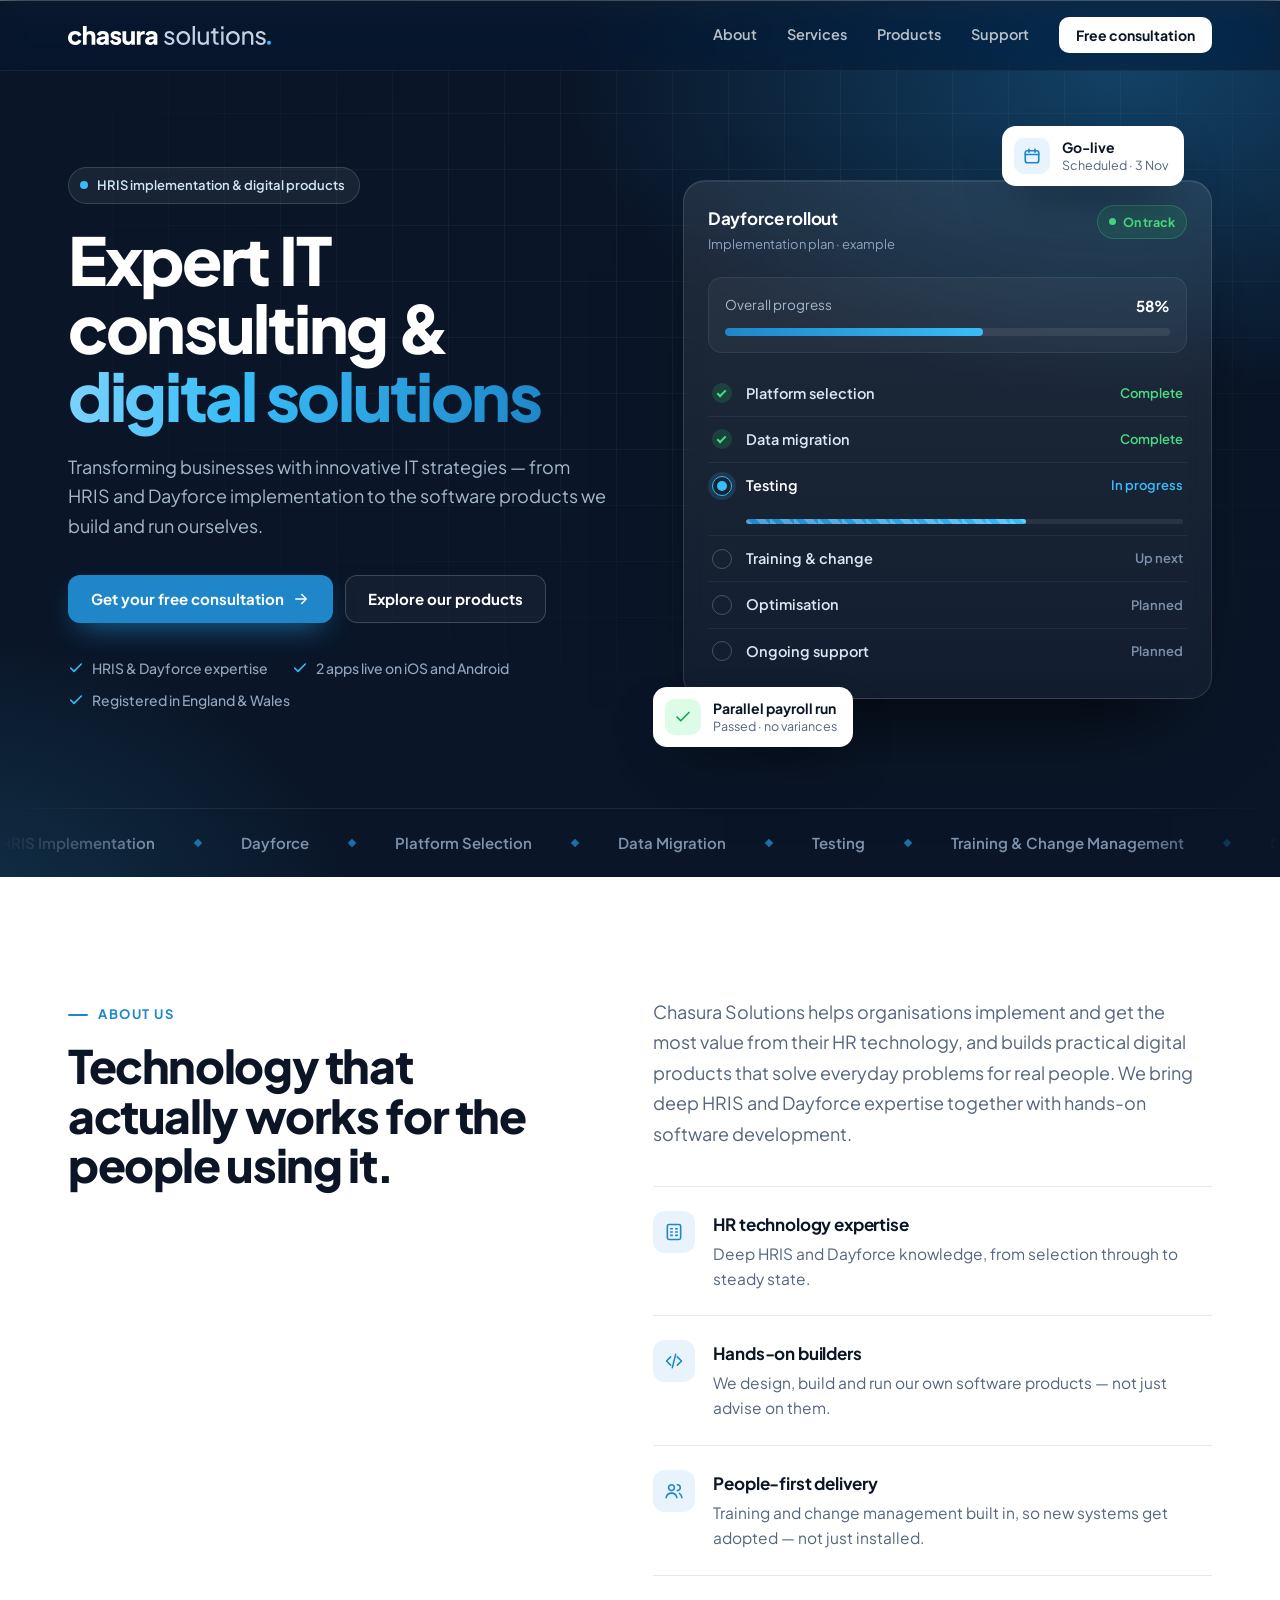
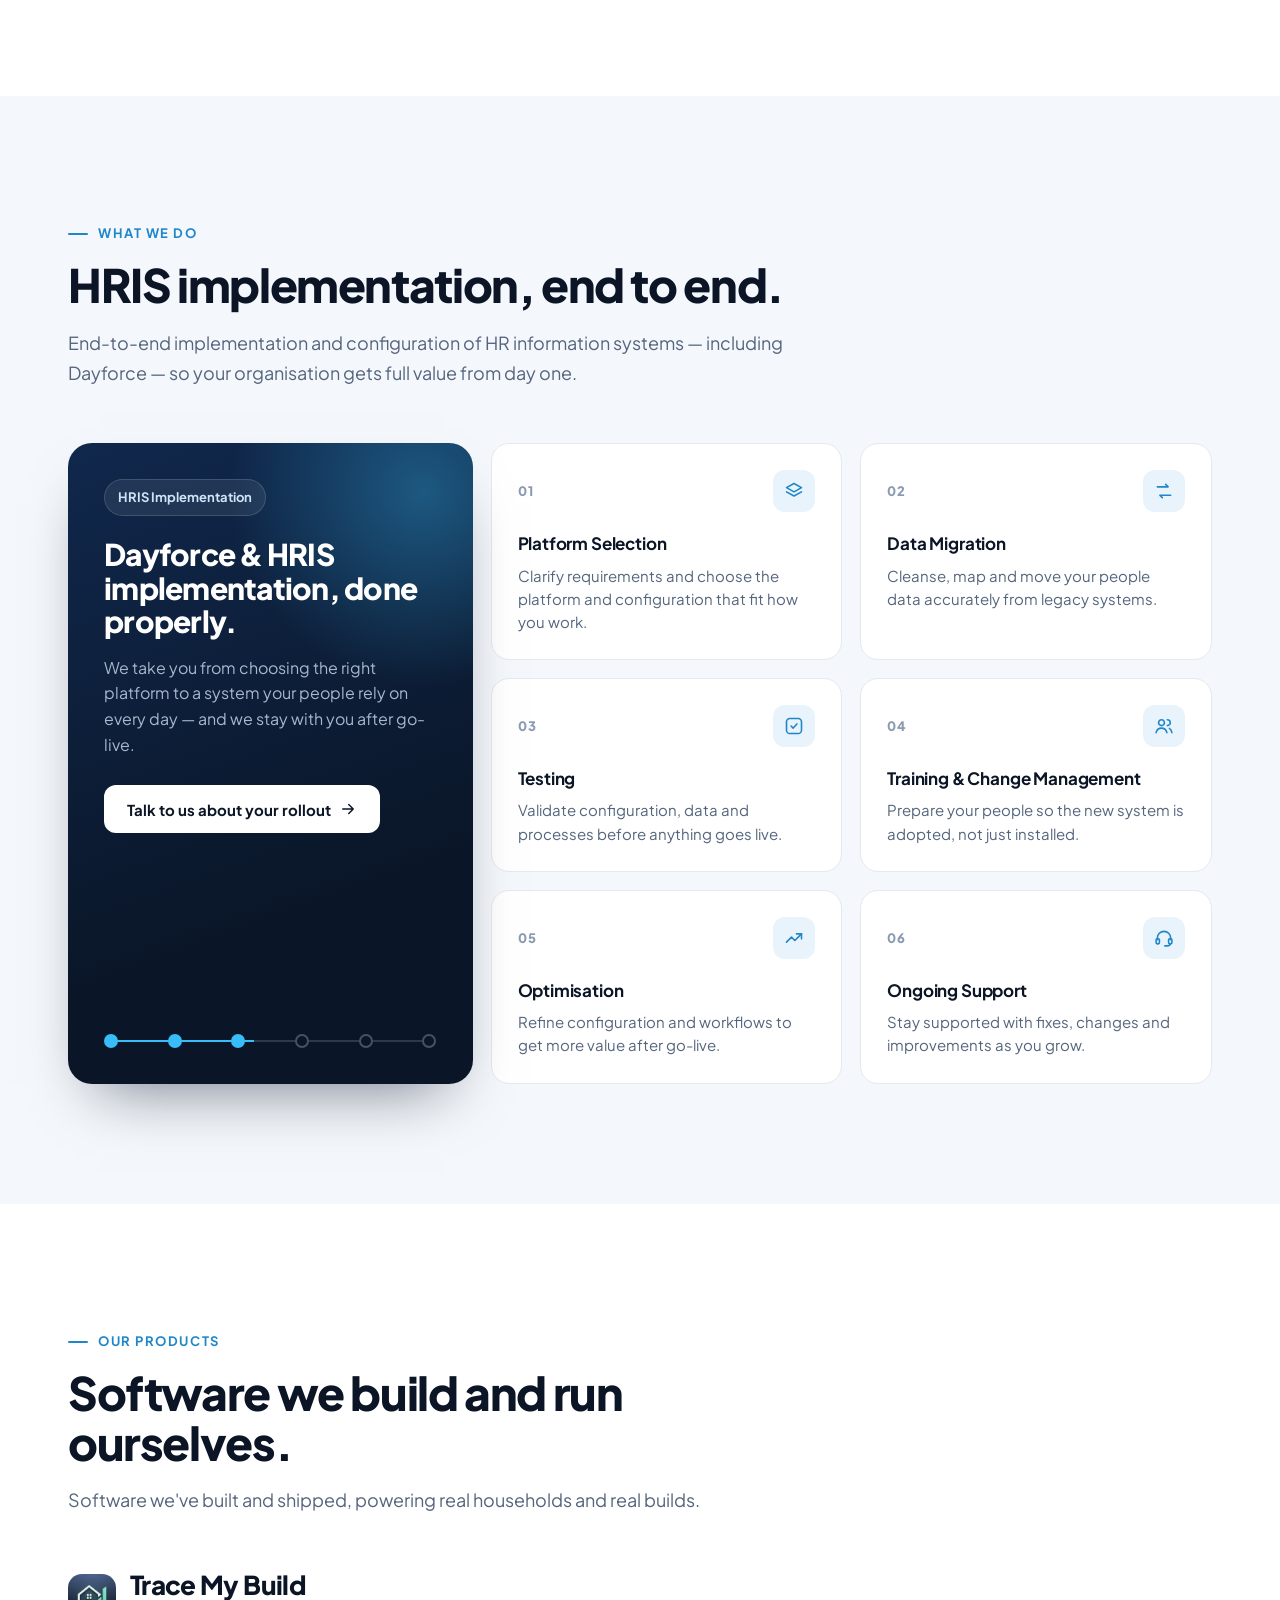
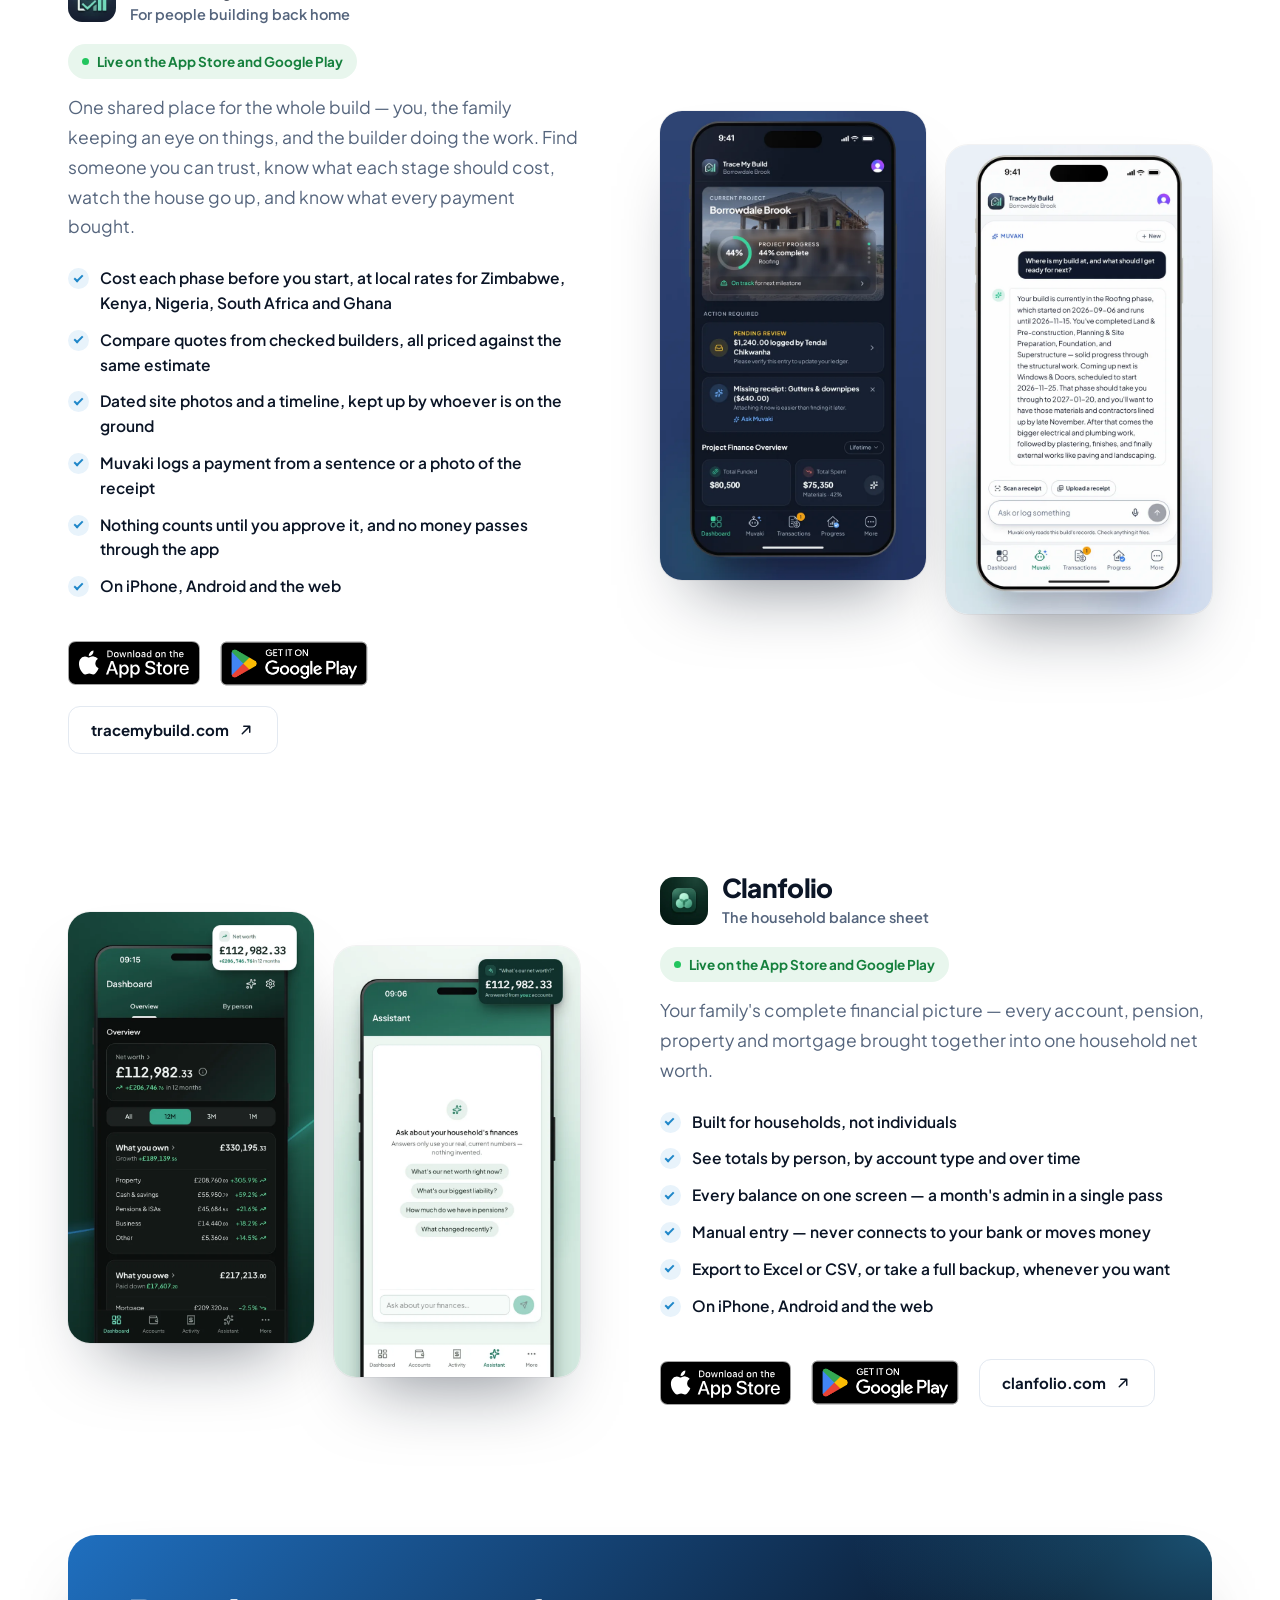
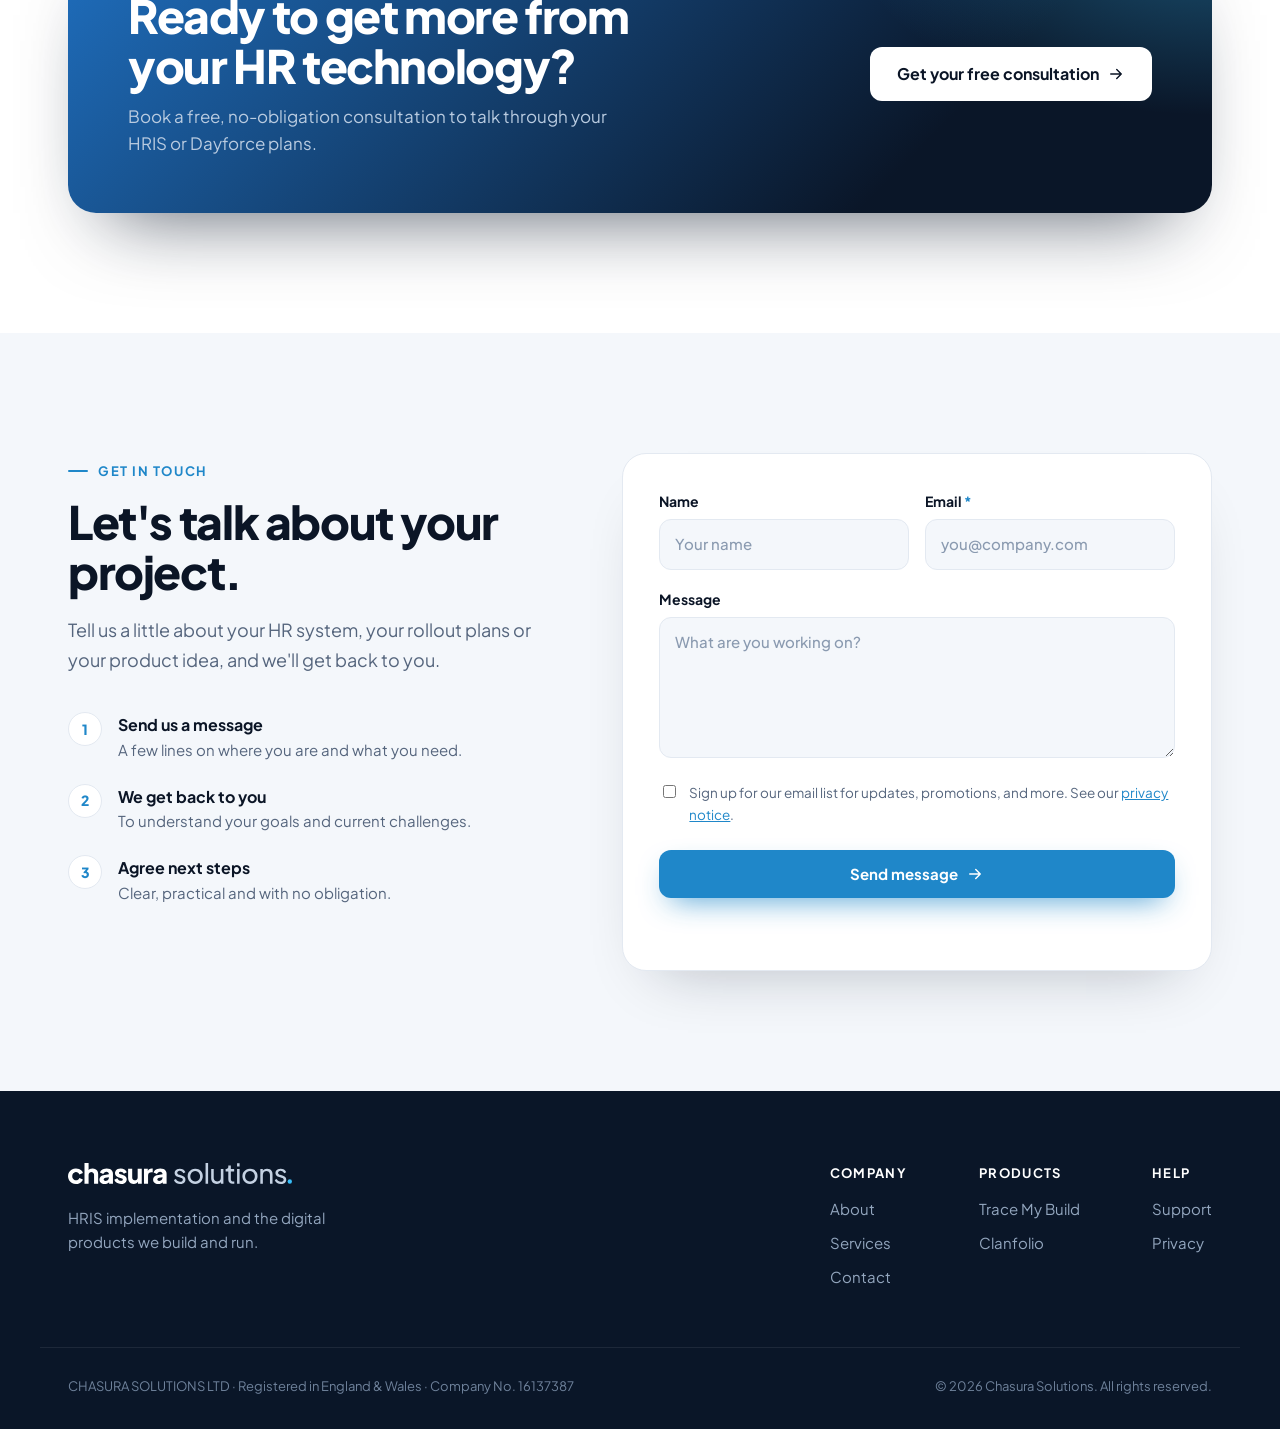
<file: index.html>
<!DOCTYPE html>
<html lang="en">
<head>
<meta charset="UTF-8">
<meta name="viewport" content="width=device-width, initial-scale=1.0">
<title>Chasura Solutions — HRIS Implementation &amp; Digital Products</title>
<meta name="description" content="Chasura Solutions — HRIS and Dayforce implementation, and the digital products we build and run: Trace My Build and Clanfolio.">
<link rel="canonical" href="https://chasurasolutions.com/">
<meta property="og:type" content="website">
<meta property="og:site_name" content="Chasura Solutions">
<meta property="og:url" content="https://chasurasolutions.com/">
<meta property="og:title" content="Chasura Solutions — HRIS Implementation &amp; Digital Products">
<meta property="og:description" content="HRIS and Dayforce implementation, and the apps we build and run: Trace My Build and Clanfolio.">
<meta property="og:image" content="https://chasurasolutions.com/assets/og-image.png">
<meta property="og:image:width" content="1200">
<meta property="og:image:height" content="630">
<meta property="og:image:alt" content="Chasura Solutions">
<meta name="twitter:card" content="summary_large_image">
<script type="application/ld+json">
{
  "@context": "https://schema.org",
  "@type": "Organization",
  "name": "Chasura Solutions Ltd",
  "legalName": "CHASURA SOLUTIONS LTD",
  "url": "https://chasurasolutions.com/",
  "logo": "https://chasurasolutions.com/assets/logo.svg",
  "image": "https://chasurasolutions.com/assets/og-image.png",
  "description": "HRIS and Dayforce implementation, and the digital products we build and run.",
  "identifier": "16137387",
  "address": { "@type": "PostalAddress", "addressCountry": "GB" },
  "contactPoint": [{ "@type": "ContactPoint", "contactType": "customer support", "url": "https://chasurasolutions.com/support" }],
  "owns": [
    { "@type": "SoftwareApplication", "name": "Trace My Build", "url": "https://www.tracemybuild.com", "applicationCategory": "ProductivityApplication", "operatingSystem": "iOS, Android, Web" },
    { "@type": "SoftwareApplication", "name": "Clanfolio", "url": "https://www.clanfolio.com", "applicationCategory": "FinanceApplication", "operatingSystem": "iOS, Android, Web" }
  ]
}
</script>
<meta name="theme-color" content="#0a1628">
<link rel="icon" href="/favicon.svg" type="image/svg+xml">
<link rel="icon" href="/favicon-32.png" sizes="32x32" type="image/png">
<link rel="apple-touch-icon" href="/apple-touch-icon.png">
<link rel="preconnect" href="https://fonts.googleapis.com">
<link rel="preconnect" href="https://fonts.gstatic.com" crossorigin>
<link href="https://fonts.googleapis.com/css2?family=Plus+Jakarta+Sans:wght@400;500;600;700;800&display=swap" rel="stylesheet">
<link rel="stylesheet" href="style.css">
</head>
<body>
<header class="site-header" id="site-header">
  <div class="container header-inner">
    <a href="/" class="brand" aria-label="Chasura Solutions home">
      <img class="brand-logo" src="/assets/logo-white.svg" alt="Chasura Solutions" height="19">
    </a>
    <button class="nav-toggle" id="nav-toggle" aria-label="Toggle menu" aria-expanded="false" aria-controls="header-nav">
      <span></span><span></span><span></span>
    </button>
    <nav class="header-nav" id="header-nav">
      <a href="#about">About</a>
      <a href="#services">Services</a>
      <a href="#solutions">Products</a>
      <a href="/support">Support</a>
      <a href="#contact" class="btn btn-sm btn-light">Free consultation</a>
    </nav>
  </div>
</header>

<main>
  <!-- HERO -->
  <section class="hero">
    <div class="hero-grid-bg" aria-hidden="true"></div>
    <div class="container hero-inner">
      <div class="hero-copy">
        <span class="pill reveal"><span class="pill-dot"></span>HRIS implementation &amp; digital products</span>
        <h1 class="reveal">Expert IT consulting &amp; <span class="grad-text">digital solutions</span></h1>
        <p class="hero-sub reveal">Transforming businesses with innovative IT strategies — from HRIS and Dayforce implementation to the software products we build and run ourselves.</p>
        <div class="hero-actions reveal">
          <a href="#contact" class="btn btn-primary">Get your free consultation
            <svg class="i" viewBox="0 0 24 24"><path d="M5 12h14M13 6l6 6-6 6"/></svg>
          </a>
          <a href="#solutions" class="btn btn-ghost-light">Explore our products</a>
        </div>
        <ul class="hero-proof reveal">
          <li><svg class="i" viewBox="0 0 24 24"><path d="M20 6L9 17l-5-5"/></svg>HRIS &amp; Dayforce expertise</li>
          <li><svg class="i" viewBox="0 0 24 24"><path d="M20 6L9 17l-5-5"/></svg>2 apps live on iOS and Android</li>
          <li><svg class="i" viewBox="0 0 24 24"><path d="M20 6L9 17l-5-5"/></svg>Registered in England &amp; Wales</li>
        </ul>
      </div>

      <div class="hero-visual reveal" aria-hidden="true">
        <div class="plan-card">
          <div class="plan-head">
            <div>
              <p class="plan-title">Dayforce rollout</p>
              <p class="plan-sub">Implementation plan · example</p>
            </div>
            <span class="status-pill status-good"><span></span>On track</span>
          </div>

          <div class="plan-overall">
            <div class="plan-overall-row"><span>Overall progress</span><strong>58%</strong></div>
            <div class="bar"><span class="bar-fill" style="--w:58%"></span></div>
          </div>

          <ul class="phase-list">
            <li class="done"><span class="phase-icon"></span><span class="phase-name">Platform selection</span><span class="phase-state">Complete</span></li>
            <li class="done"><span class="phase-icon"></span><span class="phase-name">Data migration</span><span class="phase-state">Complete</span></li>
            <li class="active">
              <span class="phase-icon"></span><span class="phase-name">Testing</span><span class="phase-state">In progress</span>
              <div class="bar bar-thin"><span class="bar-fill bar-stripes" style="--w:64%"></span></div>
            </li>
            <li><span class="phase-icon"></span><span class="phase-name">Training &amp; change</span><span class="phase-state">Up next</span></li>
            <li><span class="phase-icon"></span><span class="phase-name">Optimisation</span><span class="phase-state">Planned</span></li>
            <li><span class="phase-icon"></span><span class="phase-name">Ongoing support</span><span class="phase-state">Planned</span></li>
          </ul>
        </div>

        <div class="float-card float-a">
          <span class="float-icon float-icon-good"><svg class="i" viewBox="0 0 24 24"><path d="M20 6L9 17l-5-5"/></svg></span>
          <div><p class="float-title">Parallel payroll run</p><p class="float-sub">Passed · no variances</p></div>
        </div>
        <div class="float-card float-b">
          <span class="float-icon"><svg class="i" viewBox="0 0 24 24"><rect x="3" y="5" width="18" height="16" rx="3"/><path d="M3 10h18M8 3v4M16 3v4"/></svg></span>
          <div><p class="float-title">Go-live</p><p class="float-sub">Scheduled · 3 Nov</p></div>
        </div>
      </div>
    </div>

    <div class="marquee" aria-label="Capabilities">
      <div class="marquee-track">
        <span>HRIS Implementation</span><span>Dayforce</span><span>Platform Selection</span><span>Data Migration</span><span>Testing</span><span>Training &amp; Change Management</span><span>Optimisation</span><span>Ongoing Support</span><span>Web &amp; iOS Products</span>
        <span aria-hidden="true">HRIS Implementation</span><span aria-hidden="true">Dayforce</span><span aria-hidden="true">Platform Selection</span><span aria-hidden="true">Data Migration</span><span aria-hidden="true">Testing</span><span aria-hidden="true">Training &amp; Change Management</span><span aria-hidden="true">Optimisation</span><span aria-hidden="true">Ongoing Support</span><span aria-hidden="true">Web &amp; iOS Products</span>
      </div>
    </div>
  </section>

  <!-- ABOUT -->
  <section id="about" class="section">
    <div class="container about-grid">
      <div class="about-head reveal">
        <p class="eyebrow">About us</p>
        <h2>Technology that actually works for the people using it.</h2>
      </div>
      <div class="about-body">
        <p class="lead reveal">Chasura Solutions helps organisations implement and get the most value from their HR technology, and builds practical digital products that solve everyday problems for real people. We bring deep HRIS and Dayforce expertise together with hands-on software development.</p>
        <div class="pillars">
          <div class="pillar reveal">
            <span class="icon-tile"><svg class="i" viewBox="0 0 24 24"><rect x="4" y="3" width="16" height="18" rx="2"/><path d="M8 8h2M14 8h2M8 12h2M14 12h2M8 16h2M14 16h2"/></svg></span>
            <div><h3>HR technology expertise</h3><p>Deep HRIS and Dayforce knowledge, from selection through to steady state.</p></div>
          </div>
          <div class="pillar reveal">
            <span class="icon-tile"><svg class="i" viewBox="0 0 24 24"><path d="M8 7l-5 5 5 5M16 7l5 5-5 5M14 4l-4 16"/></svg></span>
            <div><h3>Hands-on builders</h3><p>We design, build and run our own software products — not just advise on them.</p></div>
          </div>
          <div class="pillar reveal">
            <span class="icon-tile"><svg class="i" viewBox="0 0 24 24"><circle cx="9" cy="8" r="3.5"/><path d="M2.5 20c.8-3.5 3.4-5.5 6.5-5.5s5.7 2 6.5 5.5"/><path d="M16 4.5a3.5 3.5 0 0 1 0 7M18.5 14.8c1.6.9 2.6 2.7 3 5.2"/></svg></span>
            <div><h3>People-first delivery</h3><p>Training and change management built in, so new systems get adopted — not just installed.</p></div>
          </div>
        </div>
      </div>
    </div>
  </section>

  <!-- SERVICES -->
  <section id="services" class="section section-soft">
    <div class="container">
      <div class="section-head reveal">
        <p class="eyebrow">What we do</p>
        <h2>HRIS implementation, end to end.</h2>
        <p class="section-intro">End-to-end implementation and configuration of HR information systems — including Dayforce — so your organisation gets full value from day one.</p>
      </div>

      <div class="bento">
        <div class="svc-feature reveal">
          <div class="svc-feature-glow" aria-hidden="true"></div>
          <span class="tag-light">HRIS Implementation</span>
          <h3>Dayforce &amp; HRIS implementation, done properly.</h3>
          <p>We take you from choosing the right platform to a system your people rely on every day — and we stay with you after go-live.</p>
          <a href="#contact" class="btn btn-light">Talk to us about your rollout
            <svg class="i" viewBox="0 0 24 24"><path d="M5 12h14M13 6l6 6-6 6"/></svg>
          </a>
          <div class="journey" aria-hidden="true">
            <span class="on"></span><span class="on"></span><span class="on"></span><span></span><span></span><span></span>
          </div>
        </div>

        <article class="step reveal">
          <div class="step-top"><span class="step-num">01</span><span class="icon-tile"><svg class="i" viewBox="0 0 24 24"><path d="M12 3l9 5-9 5-9-5 9-5z"/><path d="M3 13l9 5 9-5"/></svg></span></div>
          <h4>Platform Selection</h4>
          <p>Clarify requirements and choose the platform and configuration that fit how you work.</p>
        </article>
        <article class="step reveal">
          <div class="step-top"><span class="step-num">02</span><span class="icon-tile"><svg class="i" viewBox="0 0 24 24"><path d="M4 7h13l-3-3M20 17H7l3 3"/></svg></span></div>
          <h4>Data Migration</h4>
          <p>Cleanse, map and move your people data accurately from legacy systems.</p>
        </article>
        <article class="step reveal">
          <div class="step-top"><span class="step-num">03</span><span class="icon-tile"><svg class="i" viewBox="0 0 24 24"><rect x="3" y="3" width="18" height="18" rx="4"/><path d="M8.5 12l2.5 2.5 4.5-5"/></svg></span></div>
          <h4>Testing</h4>
          <p>Validate configuration, data and processes before anything goes live.</p>
        </article>
        <article class="step reveal">
          <div class="step-top"><span class="step-num">04</span><span class="icon-tile"><svg class="i" viewBox="0 0 24 24"><circle cx="9" cy="8" r="3.5"/><path d="M2.5 20c.8-3.5 3.4-5.5 6.5-5.5s5.7 2 6.5 5.5"/><path d="M16 4.5a3.5 3.5 0 0 1 0 7M18.5 14.8c1.6.9 2.6 2.7 3 5.2"/></svg></span></div>
          <h4>Training &amp; Change Management</h4>
          <p>Prepare your people so the new system is adopted, not just installed.</p>
        </article>
        <article class="step reveal">
          <div class="step-top"><span class="step-num">05</span><span class="icon-tile"><svg class="i" viewBox="0 0 24 24"><path d="M3 17l6-6 4 4 8-8"/><path d="M15 7h6v6"/></svg></span></div>
          <h4>Optimisation</h4>
          <p>Refine configuration and workflows to get more value after go-live.</p>
        </article>
        <article class="step reveal">
          <div class="step-top"><span class="step-num">06</span><span class="icon-tile"><svg class="i" viewBox="0 0 24 24"><path d="M4 14v-2a8 8 0 0 1 16 0v2"/><rect x="2.5" y="13" width="4" height="6" rx="1.5"/><rect x="17.5" y="13" width="4" height="6" rx="1.5"/><path d="M19.5 19c0 1.5-1.5 2.5-4 2.5H13"/></svg></span></div>
          <h4>Ongoing Support</h4>
          <p>Stay supported with fixes, changes and improvements as you grow.</p>
        </article>
      </div>
    </div>
  </section>

  <!-- PRODUCTS -->
  <section id="solutions" class="section">
    <div class="container">
      <div class="section-head reveal">
        <p class="eyebrow">Our products</p>
        <h2>Software we build and run ourselves.</h2>
        <p class="section-intro">Software we've built and shipped, powering real households and real builds.</p>
      </div>

      <!-- Trace My Build -->
      <div class="product">
        <div class="product-copy reveal">
          <div class="product-brand">
            <img class="product-logo" src="/assets/products/tmb-icon.webp" width="48" height="48" loading="lazy" decoding="async" alt="Trace My Build app icon">
            <div><h3>Trace My Build</h3><p>For people building back home</p></div>
          </div>
          <p class="avail"><span></span>Live on the App Store and Google Play</p>
          <p class="product-desc">One shared place for the whole build — you, the family keeping an eye on things, and the builder doing the work. Find someone you can trust, know what each stage should cost, watch the house go up, and know what every payment bought.</p>
          <ul class="checks">
            <li>Cost each phase before you start, at local rates for Zimbabwe, Kenya, Nigeria, South Africa and Ghana</li>
            <li>Compare quotes from checked builders, all priced against the same estimate</li>
            <li>Dated site photos and a timeline, kept up by whoever is on the ground</li>
            <li>Muvaki logs a payment from a sentence or a photo of the receipt</li>
            <li>Nothing counts until you approve it, and no money passes through the app</li>
            <li>On iPhone, Android and the web</li>
          </ul>
          <div class="store-row">
            <a class="badge-link" href="https://apps.apple.com/app/trace-my-build/id6805139127" target="_blank" rel="noopener">
              <img class="badge badge-apple" src="/assets/badges/app-store.svg" width="132" height="44" loading="lazy" decoding="async" alt="Download on the App Store">
            </a>
            <a class="badge-link" href="https://play.google.com/store/apps/details?id=com.chasurasolutions.tracemybuild" target="_blank" rel="noopener">
              <img class="badge badge-google" src="/assets/badges/google-play.png" width="168" height="65" loading="lazy" decoding="async" alt="Get it on Google Play">
            </a>
            <a class="btn btn-ghost" href="https://www.tracemybuild.com" target="_blank" rel="noopener">tracemybuild.com
              <svg class="i" viewBox="0 0 24 24"><path d="M7 17L17 7M9 7h8v8"/></svg>
            </a>
          </div>
        </div>

        <div class="product-visual reveal">
          <div class="shots">
            <img class="shot" src="/assets/products/tmb-dashboard.webp" width="720" height="1262" loading="lazy" decoding="async" alt="Trace My Build dashboard: 13% of project completed, with total funded, total spent and available funds.">
            <img class="shot shot-offset" src="/assets/products/tmb-muvaki.webp" width="720" height="1262" loading="lazy" decoding="async" alt="Muvaki, the Trace My Build assistant, answering a question about this month's spending.">
          </div>
        </div>
      </div>

      <!-- Clanfolio -->
      <div class="product product-reverse">
        <div class="product-copy reveal">
          <div class="product-brand">
            <img class="product-logo" src="/assets/products/clanfolio-icon.webp" width="48" height="48" loading="lazy" decoding="async" alt="Clanfolio app icon">
            <div><h3>Clanfolio</h3><p>The household balance sheet</p></div>
          </div>
          <p class="avail"><span></span>Live on the App Store and Google Play</p>
          <p class="product-desc">Your family's complete financial picture — every account, pension, property and mortgage brought together into one household net worth.</p>
          <ul class="checks">
            <li>Built for households, not individuals</li>
            <li>See totals by person, by account type and over time</li>
            <li>Every balance on one screen — a month's admin in a single pass</li>
            <li>Manual entry — never connects to your bank or moves money</li>
            <li>Export to Excel or CSV, or take a full backup, whenever you want</li>
            <li>On iPhone, Android and the web</li>
          </ul>
          <div class="store-row">
            <a class="badge-link" href="https://apps.apple.com/app/id6807958429" target="_blank" rel="noopener">
              <img class="badge badge-apple" src="/assets/badges/app-store.svg" width="132" height="44" loading="lazy" decoding="async" alt="Download on the App Store">
            </a>
            <a class="badge-link" href="https://play.google.com/store/apps/details?id=com.chasurasolutions.clanfolio" target="_blank" rel="noopener">
              <img class="badge badge-google" src="/assets/badges/google-play.png" width="168" height="65" loading="lazy" decoding="async" alt="Get it on Google Play">
            </a>
            <a class="btn btn-ghost" href="https://www.clanfolio.com" target="_blank" rel="noopener">clanfolio.com
              <svg class="i" viewBox="0 0 24 24"><path d="M7 17L17 7M9 7h8v8"/></svg>
            </a>
          </div>
        </div>

        <div class="product-visual reveal">
          <div class="shots">
            <img class="shot" src="/assets/products/clanfolio-networth.webp" width="720" height="1063" loading="lazy" decoding="async" alt="Clanfolio dashboard: household net worth with what you own and what you owe broken down.">
            <img class="shot shot-offset" src="/assets/products/clanfolio-assistant.webp" width="720" height="1063" loading="lazy" decoding="async" alt="Clanfolio assistant, ready to answer questions about the household's finances.">
          </div>
        </div>
      </div>
    </div>
  </section>

  <!-- CTA BAND -->
  <section class="cta-band">
    <div class="container">
      <div class="cta-inner reveal">
        <div>
          <h2>Ready to get more from your HR technology?</h2>
          <p>Book a free, no-obligation consultation to talk through your HRIS or Dayforce plans.</p>
        </div>
        <a href="#contact" class="btn btn-light btn-lg">Get your free consultation
          <svg class="i" viewBox="0 0 24 24"><path d="M5 12h14M13 6l6 6-6 6"/></svg>
        </a>
      </div>
    </div>
  </section>

  <!-- CONTACT -->
  <section id="contact" class="section section-soft">
    <div class="container contact-grid">
      <div class="contact-copy reveal">
        <p class="eyebrow">Get in touch</p>
        <h2>Let's talk about your project.</h2>
        <p class="lead">Tell us a little about your HR system, your rollout plans or your product idea, and we'll get back to you.</p>
        <ol class="next-steps">
          <li><span>1</span><div><strong>Send us a message</strong><p>A few lines on where you are and what you need.</p></div></li>
          <li><span>2</span><div><strong>We get back to you</strong><p>To understand your goals and current challenges.</p></div></li>
          <li><span>3</span><div><strong>Agree next steps</strong><p>Clear, practical and with no obligation.</p></div></li>
        </ol>
      </div>

      <form id="contact-form" class="form-card reveal">
        <div class="field-row">
          <div class="field">
            <label for="name">Name</label>
            <input type="text" id="name" name="name" autocomplete="name" placeholder="Your name">
          </div>
          <div class="field">
            <label for="email">Email <span class="req">*</span></label>
            <input type="email" id="email" name="email" required autocomplete="email" placeholder="you@company.com">
          </div>
        </div>
        <div class="field">
          <label for="message">Message</label>
          <textarea id="message" name="message" rows="5" placeholder="What are you working on?"></textarea>
        </div>
        <label class="checkbox-row">
          <input type="checkbox" name="subscribe">
          <span>Sign up for our email list for updates, promotions, and more. See our <a href="/privacy">privacy notice</a>.</span>
        </label>
        <button type="submit" class="btn btn-primary btn-block">Send message
          <svg class="i" viewBox="0 0 24 24"><path d="M5 12h14M13 6l6 6-6 6"/></svg>
        </button>
        <p class="form-status" id="form-status" role="status"></p>
      </form>
    </div>
  </section>
</main>

<footer class="site-footer">
  <div class="container footer-top">
    <div class="footer-brand">
      <a href="/" class="brand" aria-label="Chasura Solutions home">
        <img class="brand-logo" src="/assets/logo-white.svg" alt="Chasura Solutions" height="21">
      </a>
      <p>HRIS implementation and the digital products we build and run.</p>
    </div>
    <div class="footer-cols">
      <div>
        <h4>Company</h4>
        <a href="#about">About</a>
        <a href="#services">Services</a>
        <a href="#contact">Contact</a>
      </div>
      <div>
        <h4>Products</h4>
        <a href="https://www.tracemybuild.com" target="_blank" rel="noopener">Trace My Build</a>
        <a href="https://www.clanfolio.com" target="_blank" rel="noopener">Clanfolio</a>
      </div>
      <div>
        <h4>Help</h4>
        <a href="/support">Support</a>
        <a href="/privacy">Privacy</a>
      </div>
    </div>
  </div>
  <div class="container footer-bottom">
    <p>CHASURA SOLUTIONS LTD &middot; Registered in England &amp; Wales &middot; Company No. 16137387</p>
    <p>&copy; <span id="year"></span> Chasura Solutions. All rights reserved.</p>
  </div>
</footer>

<script src="script.js"></script>
</body>
</html>
</file>
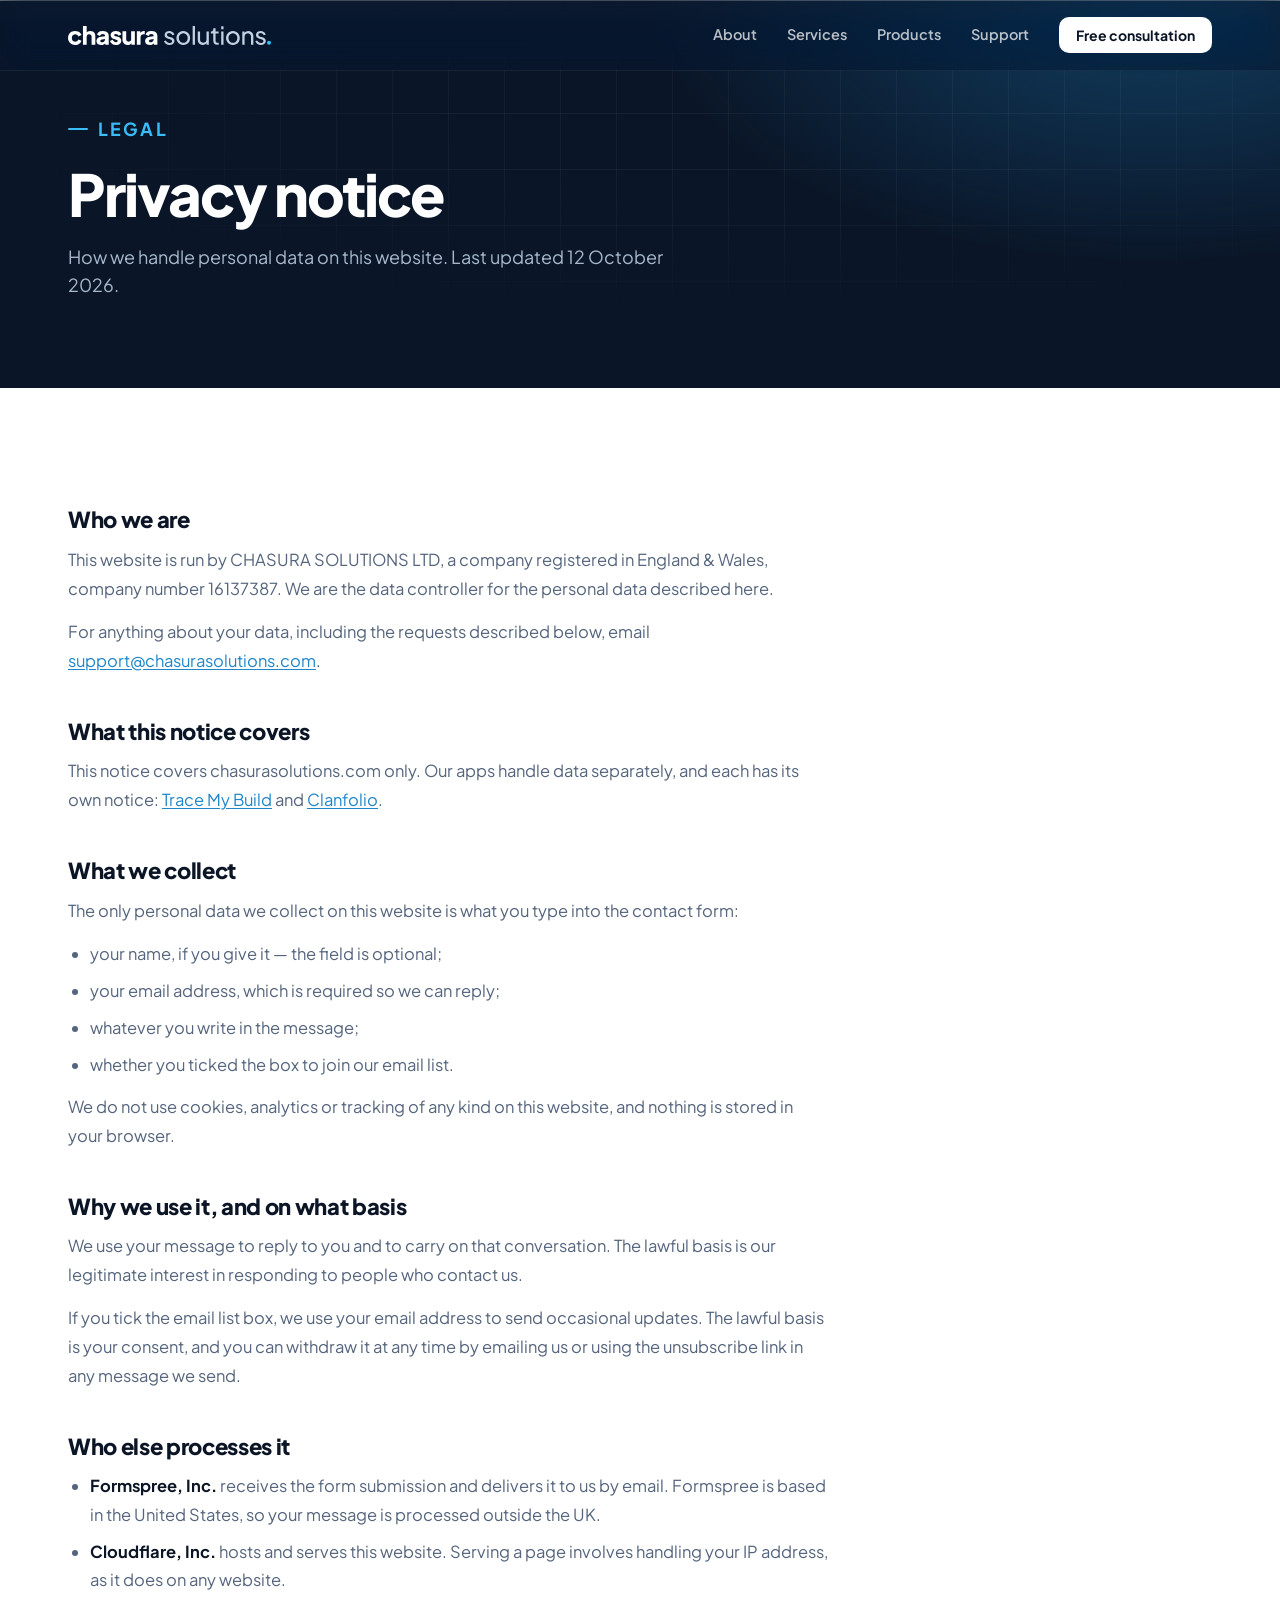
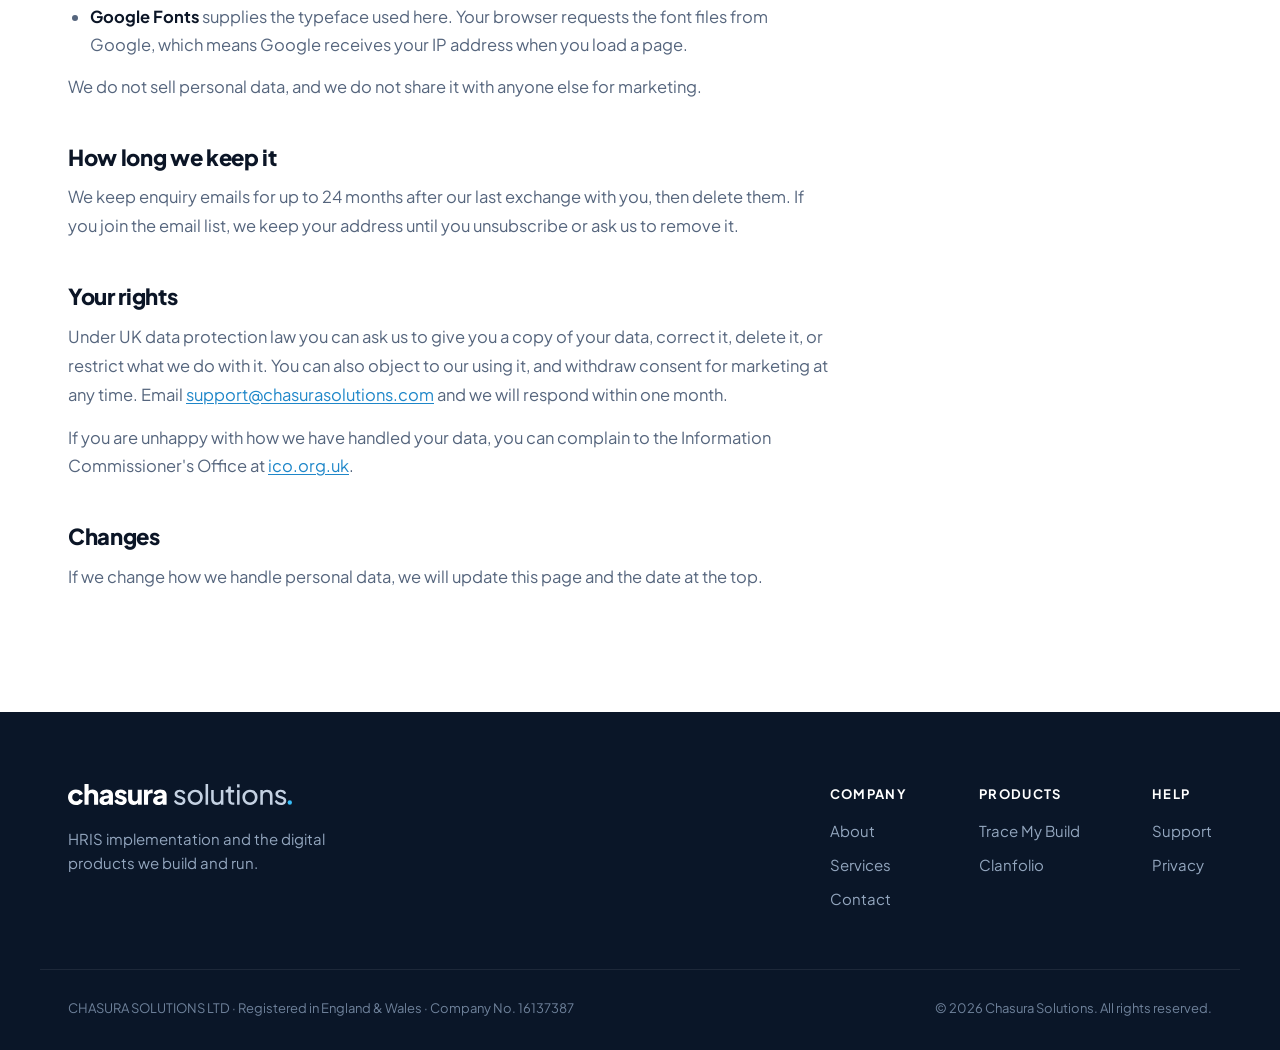
<file: privacy.html>
<!DOCTYPE html>
<html lang="en">
<head>
<meta charset="UTF-8">
<meta name="viewport" content="width=device-width, initial-scale=1.0">
<title>Privacy notice — Chasura Solutions</title>
<meta name="description" content="How Chasura Solutions Ltd handles personal data on chasurasolutions.com.">
<meta name="theme-color" content="#0a1628">
<link rel="canonical" href="https://chasurasolutions.com/privacy">
<meta property="og:type" content="website">
<meta property="og:site_name" content="Chasura Solutions">
<meta property="og:url" content="https://chasurasolutions.com/privacy">
<meta property="og:title" content="Privacy notice — Chasura Solutions">
<meta property="og:description" content="How Chasura Solutions Ltd handles personal data on this website.">
<meta property="og:image" content="https://chasurasolutions.com/assets/og-image.png">
<meta property="og:image:width" content="1200">
<meta property="og:image:height" content="630">
<meta name="twitter:card" content="summary_large_image">
<link rel="icon" href="/favicon.svg" type="image/svg+xml">
<link rel="icon" href="/favicon-32.png" sizes="32x32" type="image/png">
<link rel="apple-touch-icon" href="/apple-touch-icon.png">
<link rel="preconnect" href="https://fonts.googleapis.com">
<link rel="preconnect" href="https://fonts.gstatic.com" crossorigin>
<link href="https://fonts.googleapis.com/css2?family=Plus+Jakarta+Sans:wght@400;500;600;700;800&display=swap" rel="stylesheet">
<link rel="stylesheet" href="style.css">
</head>
<body>
<header class="site-header" id="site-header">
  <div class="container header-inner">
    <a href="/" class="brand" aria-label="Chasura Solutions home">
      <img class="brand-logo" src="/assets/logo-white.svg" alt="Chasura Solutions" height="19">
    </a>
    <button class="nav-toggle" id="nav-toggle" aria-label="Toggle menu" aria-expanded="false" aria-controls="header-nav">
      <span></span><span></span><span></span>
    </button>
    <nav class="header-nav" id="header-nav">
      <a href="/#about">About</a>
      <a href="/#services">Services</a>
      <a href="/#solutions">Products</a>
      <a href="/support">Support</a>
      <a href="/#contact" class="btn btn-sm btn-light">Free consultation</a>
    </nav>
  </div>
</header>

<main>
  <section class="page-hero">
    <div class="hero-grid-bg" aria-hidden="true"></div>
    <div class="container" style="position:relative;">
      <p class="eyebrow">Legal</p>
      <h1>Privacy notice</h1>
      <p>How we handle personal data on this website. Last updated 12 October 2026.</p>
    </div>
  </section>

  <section class="section">
    <div class="container">
      <div class="prose">
        <h2>Who we are</h2>
        <p>This website is run by CHASURA SOLUTIONS LTD, a company registered in England &amp; Wales, company number 16137387. We are the data controller for the personal data described here.</p>
        <p>For anything about your data, including the requests described below, email <a href="mailto:support@chasurasolutions.com">support@chasurasolutions.com</a>.</p>

        <h2>What this notice covers</h2>
        <p>This notice covers chasurasolutions.com only. Our apps handle data separately, and each has its own notice: <a href="https://www.tracemybuild.com/privacy" target="_blank" rel="noopener">Trace My Build</a> and <a href="https://www.clanfolio.com/privacy" target="_blank" rel="noopener">Clanfolio</a>.</p>

        <h2>What we collect</h2>
        <p>The only personal data we collect on this website is what you type into the contact form:</p>
        <ul>
          <li>your name, if you give it — the field is optional;</li>
          <li>your email address, which is required so we can reply;</li>
          <li>whatever you write in the message;</li>
          <li>whether you ticked the box to join our email list.</li>
        </ul>
        <p>We do not use cookies, analytics or tracking of any kind on this website, and nothing is stored in your browser.</p>

        <h2>Why we use it, and on what basis</h2>
        <p>We use your message to reply to you and to carry on that conversation. The lawful basis is our legitimate interest in responding to people who contact us.</p>
        <p>If you tick the email list box, we use your email address to send occasional updates. The lawful basis is your consent, and you can withdraw it at any time by emailing us or using the unsubscribe link in any message we send.</p>

        <h2>Who else processes it</h2>
        <ul>
          <li><strong>Formspree, Inc.</strong> receives the form submission and delivers it to us by email. Formspree is based in the United States, so your message is processed outside the UK.</li>
          <li><strong>Cloudflare, Inc.</strong> hosts and serves this website. Serving a page involves handling your IP address, as it does on any website.</li>
          <li><strong>Google Fonts</strong> supplies the typeface used here. Your browser requests the font files from Google, which means Google receives your IP address when you load a page.</li>
        </ul>
        <p>We do not sell personal data, and we do not share it with anyone else for marketing.</p>

        <h2>How long we keep it</h2>
        <p>We keep enquiry emails for up to 24 months after our last exchange with you, then delete them. If you join the email list, we keep your address until you unsubscribe or ask us to remove it.</p>

        <h2>Your rights</h2>
        <p>Under UK data protection law you can ask us to give you a copy of your data, correct it, delete it, or restrict what we do with it. You can also object to our using it, and withdraw consent for marketing at any time. Email <a href="mailto:support@chasurasolutions.com">support@chasurasolutions.com</a> and we will respond within one month.</p>
        <p>If you are unhappy with how we have handled your data, you can complain to the Information Commissioner's Office at <a href="https://ico.org.uk" target="_blank" rel="noopener">ico.org.uk</a>.</p>

        <h2>Changes</h2>
        <p>If we change how we handle personal data, we will update this page and the date at the top.</p>
      </div>
    </div>
  </section>
</main>

<footer class="site-footer">
  <div class="container footer-top">
    <div class="footer-brand">
      <a href="/" class="brand" aria-label="Chasura Solutions home">
        <img class="brand-logo" src="/assets/logo-white.svg" alt="Chasura Solutions" height="21">
      </a>
      <p>HRIS implementation and the digital products we build and run.</p>
    </div>
    <div class="footer-cols">
      <div>
        <h4>Company</h4>
        <a href="/#about">About</a>
        <a href="/#services">Services</a>
        <a href="/#contact">Contact</a>
      </div>
      <div>
        <h4>Products</h4>
        <a href="https://www.tracemybuild.com" target="_blank" rel="noopener">Trace My Build</a>
        <a href="https://www.clanfolio.com" target="_blank" rel="noopener">Clanfolio</a>
      </div>
      <div>
        <h4>Help</h4>
        <a href="/support">Support</a>
        <a href="/privacy">Privacy</a>
      </div>
    </div>
  </div>
  <div class="container footer-bottom">
    <p>CHASURA SOLUTIONS LTD &middot; Registered in England &amp; Wales &middot; Company No. 16137387</p>
    <p>&copy; <span id="year"></span> Chasura Solutions. All rights reserved.</p>
  </div>
</footer>

<script src="script.js"></script>
</body>
</html>
</file>
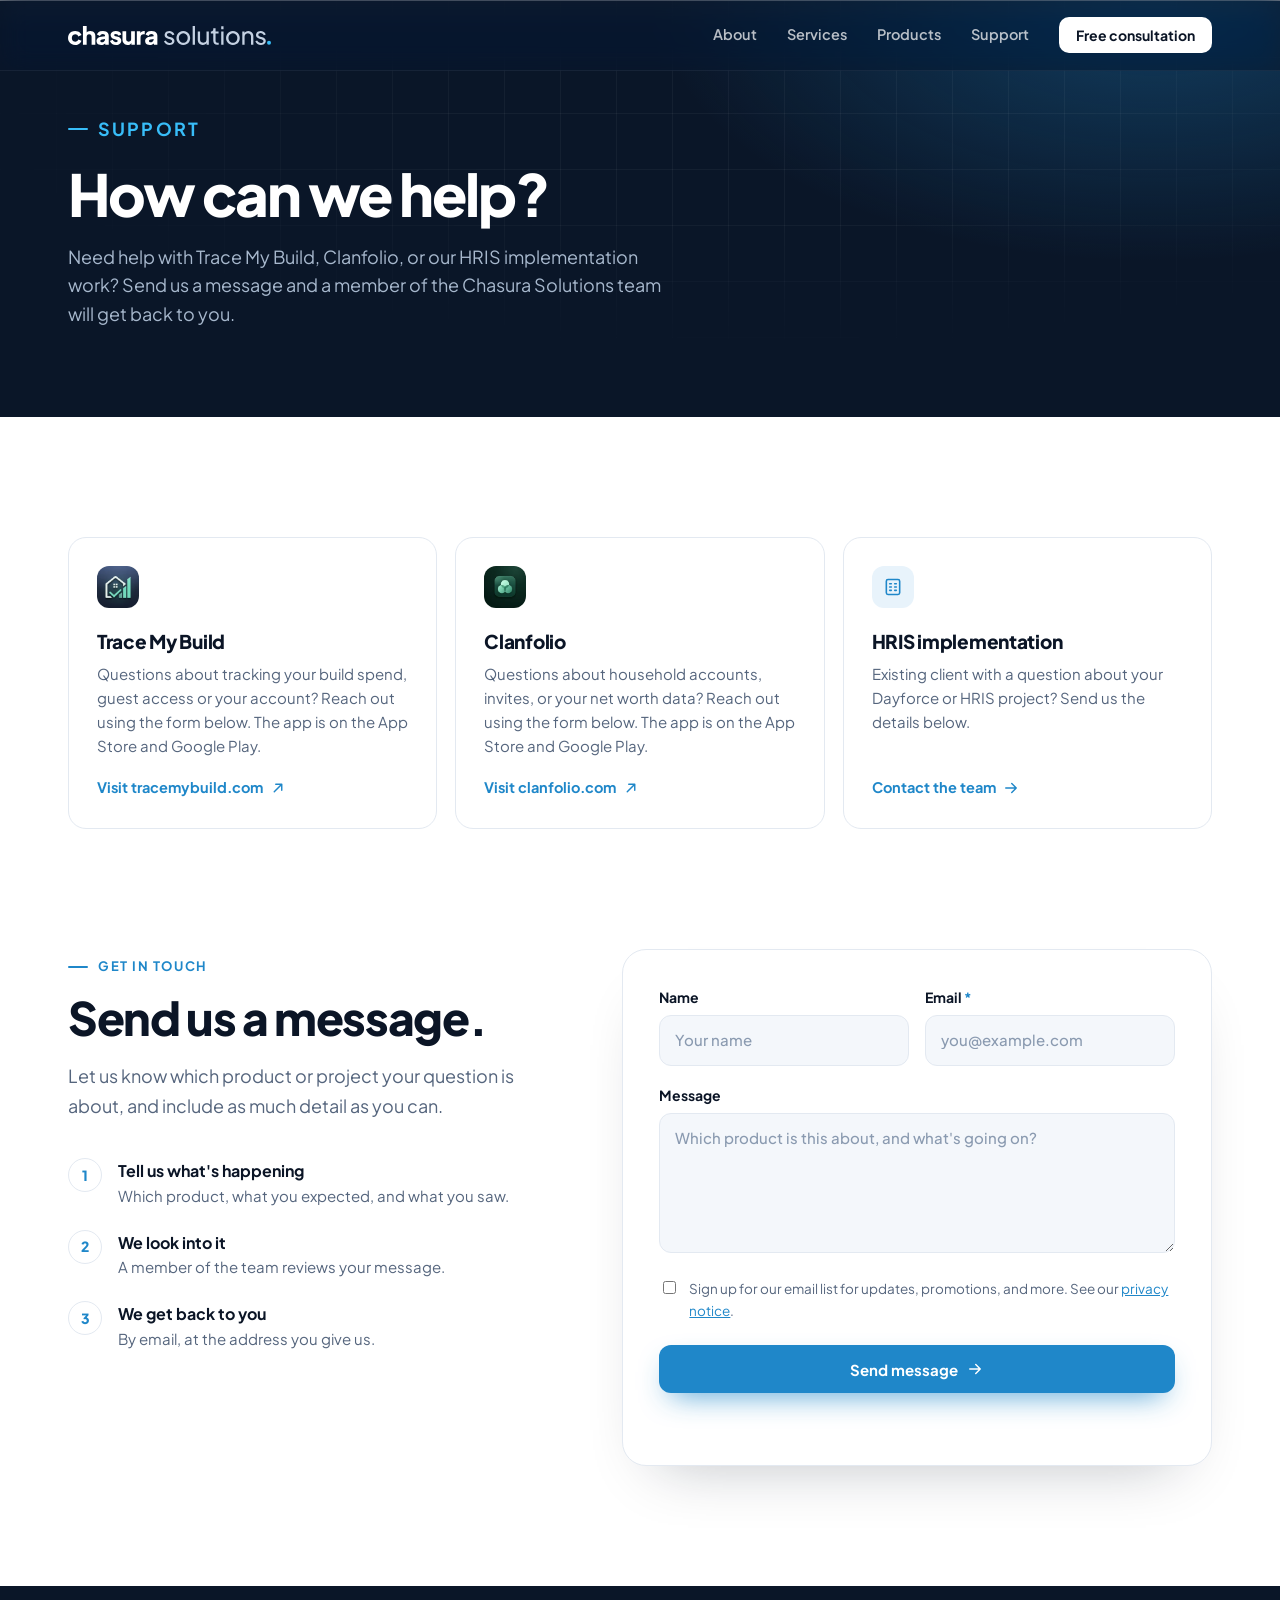
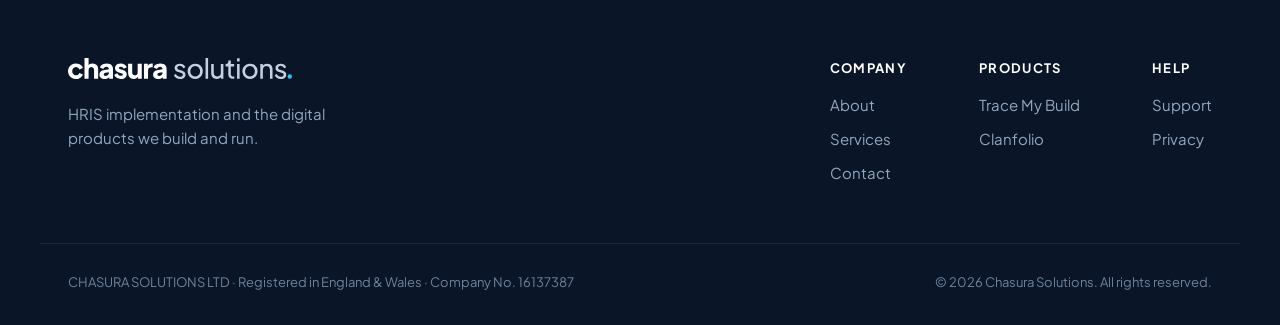
<file: support.html>
<!DOCTYPE html>
<html lang="en">
<head>
<meta charset="UTF-8">
<meta name="viewport" content="width=device-width, initial-scale=1.0">
<title>Support — Chasura Solutions</title>
<meta name="description" content="Get support from Chasura Solutions Ltd for Trace My Build, Clanfolio, or our HRIS implementation services.">
<link rel="canonical" href="https://chasurasolutions.com/support">
<meta property="og:type" content="website">
<meta property="og:site_name" content="Chasura Solutions">
<meta property="og:url" content="https://chasurasolutions.com/support">
<meta property="og:title" content="Support — Chasura Solutions">
<meta property="og:description" content="Help with Trace My Build, Clanfolio, or our HRIS implementation work.">
<meta property="og:image" content="https://chasurasolutions.com/assets/og-image.png">
<meta property="og:image:width" content="1200">
<meta property="og:image:height" content="630">
<meta property="og:image:alt" content="Chasura Solutions">
<meta name="twitter:card" content="summary_large_image">
<meta name="theme-color" content="#0a1628">
<link rel="icon" href="/favicon.svg" type="image/svg+xml">
<link rel="icon" href="/favicon-32.png" sizes="32x32" type="image/png">
<link rel="apple-touch-icon" href="/apple-touch-icon.png">
<link rel="preconnect" href="https://fonts.googleapis.com">
<link rel="preconnect" href="https://fonts.gstatic.com" crossorigin>
<link href="https://fonts.googleapis.com/css2?family=Plus+Jakarta+Sans:wght@400;500;600;700;800&display=swap" rel="stylesheet">
<link rel="stylesheet" href="style.css">
</head>
<body>
<header class="site-header" id="site-header">
  <div class="container header-inner">
    <a href="/" class="brand" aria-label="Chasura Solutions home">
      <img class="brand-logo" src="/assets/logo-white.svg" alt="Chasura Solutions" height="19">
    </a>
    <button class="nav-toggle" id="nav-toggle" aria-label="Toggle menu" aria-expanded="false" aria-controls="header-nav">
      <span></span><span></span><span></span>
    </button>
    <nav class="header-nav" id="header-nav">
      <a href="/#about">About</a>
      <a href="/#services">Services</a>
      <a href="/#solutions">Products</a>
      <a href="/support">Support</a>
      <a href="/#contact" class="btn btn-sm btn-light">Free consultation</a>
    </nav>
  </div>
</header>

<main>
  <section class="page-hero">
    <div class="hero-grid-bg" aria-hidden="true"></div>
    <div class="container" style="position:relative;">
      <p class="eyebrow reveal">Support</p>
      <h1 class="reveal">How can we help?</h1>
      <p class="reveal">Need help with Trace My Build, Clanfolio, or our HRIS implementation work? Send us a message and a member of the Chasura Solutions team will get back to you.</p>
    </div>
  </section>

  <section class="section" style="padding-bottom:0;">
    <div class="container">
      <div class="support-cards">
        <a class="support-card reveal" href="https://www.tracemybuild.com" target="_blank" rel="noopener">
          <img class="product-logo" src="/assets/products/tmb-icon.webp" width="42" height="42" loading="lazy" decoding="async" alt="Trace My Build app icon">
          <h3>Trace My Build</h3>
          <p>Questions about tracking your build spend, guest access or your account? Reach out using the form below. The app is on the App Store and Google Play.</p>
          <span class="card-link">Visit tracemybuild.com <svg class="i" viewBox="0 0 24 24"><path d="M7 17L17 7M9 7h8v8"/></svg></span>
        </a>
        <a class="support-card reveal" href="https://www.clanfolio.com" target="_blank" rel="noopener">
          <img class="product-logo" src="/assets/products/clanfolio-icon.webp" width="42" height="42" loading="lazy" decoding="async" alt="Clanfolio app icon">
          <h3>Clanfolio</h3>
          <p>Questions about household accounts, invites, or your net worth data? Reach out using the form below. The app is on the App Store and Google Play.</p>
          <span class="card-link">Visit clanfolio.com <svg class="i" viewBox="0 0 24 24"><path d="M7 17L17 7M9 7h8v8"/></svg></span>
        </a>
        <a class="support-card reveal" href="#contact">
          <span class="icon-tile"><svg class="i" viewBox="0 0 24 24"><rect x="4" y="3" width="16" height="18" rx="2"/><path d="M8 8h2M14 8h2M8 12h2M14 12h2M8 16h2M14 16h2"/></svg></span>
          <h3>HRIS implementation</h3>
          <p>Existing client with a question about your Dayforce or HRIS project? Send us the details below.</p>
          <span class="card-link">Contact the team <svg class="i" viewBox="0 0 24 24"><path d="M5 12h14M13 6l6 6-6 6"/></svg></span>
        </a>
      </div>
    </div>
  </section>

  <section id="contact" class="section">
    <div class="container contact-grid">
      <div class="contact-copy reveal">
        <p class="eyebrow">Get in touch</p>
        <h2>Send us a message.</h2>
        <p class="lead">Let us know which product or project your question is about, and include as much detail as you can.</p>
        <ol class="next-steps">
          <li><span>1</span><div><strong>Tell us what's happening</strong><p>Which product, what you expected, and what you saw.</p></div></li>
          <li><span>2</span><div><strong>We look into it</strong><p>A member of the team reviews your message.</p></div></li>
          <li><span>3</span><div><strong>We get back to you</strong><p>By email, at the address you give us.</p></div></li>
        </ol>
      </div>

      <form id="contact-form" class="form-card reveal">
        <div class="field-row">
          <div class="field">
            <label for="name">Name</label>
            <input type="text" id="name" name="name" autocomplete="name" placeholder="Your name">
          </div>
          <div class="field">
            <label for="email">Email <span class="req">*</span></label>
            <input type="email" id="email" name="email" required autocomplete="email" placeholder="you@example.com">
          </div>
        </div>
        <div class="field">
          <label for="message">Message</label>
          <textarea id="message" name="message" rows="5" placeholder="Which product is this about, and what's going on?"></textarea>
        </div>
        <label class="checkbox-row">
          <input type="checkbox" name="subscribe">
          <span>Sign up for our email list for updates, promotions, and more. See our <a href="/privacy">privacy notice</a>.</span>
        </label>
        <button type="submit" class="btn btn-primary btn-block">Send message
          <svg class="i" viewBox="0 0 24 24"><path d="M5 12h14M13 6l6 6-6 6"/></svg>
        </button>
        <p class="form-status" id="form-status" role="status"></p>
      </form>
    </div>
  </section>
</main>

<footer class="site-footer">
  <div class="container footer-top">
    <div class="footer-brand">
      <a href="/" class="brand" aria-label="Chasura Solutions home">
        <img class="brand-logo" src="/assets/logo-white.svg" alt="Chasura Solutions" height="21">
      </a>
      <p>HRIS implementation and the digital products we build and run.</p>
    </div>
    <div class="footer-cols">
      <div>
        <h4>Company</h4>
        <a href="/#about">About</a>
        <a href="/#services">Services</a>
        <a href="/#contact">Contact</a>
      </div>
      <div>
        <h4>Products</h4>
        <a href="https://www.tracemybuild.com" target="_blank" rel="noopener">Trace My Build</a>
        <a href="https://www.clanfolio.com" target="_blank" rel="noopener">Clanfolio</a>
      </div>
      <div>
        <h4>Help</h4>
        <a href="/support">Support</a>
        <a href="/privacy">Privacy</a>
      </div>
    </div>
  </div>
  <div class="container footer-bottom">
    <p>CHASURA SOLUTIONS LTD &middot; Registered in England &amp; Wales &middot; Company No. 16137387</p>
    <p>&copy; <span id="year"></span> Chasura Solutions. All rights reserved.</p>
  </div>
</footer>

<script src="script.js"></script>
</body>
</html>
</file>
<file: style.css>
:root {
  --ink: #0b1526;
  --navy: #0a1628;
  --navy-2: #0f2140;
  --slate: #55657d;
  --slate-light: #8a9ab0;
  --line: #e3e9f1;
  --bg: #ffffff;
  --bg-soft: #f4f7fb;
  --accent: #1f87c9;
  --accent-hover: #2a96db;
  --accent-bright: #38bdf8;
  --accent-soft: #e8f3fb;
  --good: #22c55e;
  --radius: 18px;
  --sans: "Plus Jakarta Sans", system-ui, -apple-system, "Segoe UI", Arial, sans-serif;
  --ease: cubic-bezier(.2, .7, .2, 1);
}

*, *::before, *::after { box-sizing: border-box; }

html { scroll-behavior: smooth; scroll-padding-top: 80px; }

body {
  margin: 0;
  background: var(--bg);
  color: var(--ink);
  font-family: var(--sans);
  font-size: 16px;
  line-height: 1.6;
  -webkit-font-smoothing: antialiased;
  text-rendering: optimizeLegibility;
}

a { color: inherit; }
img, svg { display: block; }
h1, h2, h3, h4, p { margin: 0; }

.container {
  width: 100%;
  max-width: 1200px;
  margin: 0 auto;
  padding: 0 28px;
}

.i {
  width: 18px;
  height: 18px;
  flex: none;
  fill: none;
  stroke: currentColor;
  stroke-width: 1.9;
  stroke-linecap: round;
  stroke-linejoin: round;
}

/* ---------- Buttons ---------- */
.btn {
  display: inline-flex;
  align-items: center;
  justify-content: center;
  gap: 8px;
  padding: 14px 22px;
  border-radius: 12px;
  border: 1px solid transparent;
  font: 700 15px/1 var(--sans);
  text-decoration: none;
  cursor: pointer;
  transition: transform .2s var(--ease), background .2s var(--ease), box-shadow .2s var(--ease), border-color .2s var(--ease);
  white-space: nowrap;
}
.btn:hover { transform: translateY(-1px); }
.btn:hover .i { transform: translateX(2px); }
.btn:disabled { opacity: .6; transform: none; cursor: default; }
.btn .i { transition: transform .2s var(--ease); }
.btn-sm { padding: 10px 16px; font-size: 14px; border-radius: 10px; }
.btn-lg { padding: 17px 26px; font-size: 16px; }
.btn-block { width: 100%; }

.btn-primary {
  background: var(--accent);
  color: #fff;
  box-shadow: 0 12px 30px -12px rgba(31, 135, 201, .9);
}
.btn-primary:hover { background: var(--accent-hover); }

.btn-light { background: #fff; color: var(--ink); }
.btn-light:hover { box-shadow: 0 10px 24px -10px rgba(255, 255, 255, .5); }

.btn-ghost-light {
  background: rgba(255, 255, 255, .04);
  color: #fff;
  border-color: rgba(255, 255, 255, .18);
}
.btn-ghost-light:hover { background: rgba(255, 255, 255, .1); border-color: rgba(255, 255, 255, .35); }

.btn-dark { background: var(--ink); color: #fff; }
.btn-dark:hover { background: #172642; }

/* ---------- Header ---------- */
.site-header {
  position: sticky;
  top: 0;
  z-index: 50;
  background: rgba(10, 22, 40, .55);
  -webkit-backdrop-filter: saturate(160%) blur(14px);
  backdrop-filter: saturate(160%) blur(14px);
  border-bottom: 1px solid rgba(255, 255, 255, .06);
  transition: background .25s var(--ease), box-shadow .25s var(--ease);
}
.site-header.scrolled {
  background: rgba(10, 22, 40, .94);
  box-shadow: 0 8px 30px -12px rgba(0, 0, 0, .5);
}

/* Pull dark page tops up under the sticky header so its translucency blends into navy */
.hero,
.page-hero { margin-top: -70px; }
.hero { padding-top: 70px; }
.page-hero { padding-top: 166px; }

.header-inner {
  display: flex;
  align-items: center;
  justify-content: space-between;
  height: 70px;
}

.brand {
  display: inline-flex;
  align-items: center;
  gap: 10px;
  text-decoration: none;
  color: #fff;
}
.brand-logo { display: block; height: 19px; width: auto; }
.site-footer .brand-logo { height: 21px; }

.header-nav {
  display: flex;
  align-items: center;
  gap: 30px;
}
.header-nav a:not(.btn) {
  color: rgba(255, 255, 255, .72);
  text-decoration: none;
  font-weight: 600;
  font-size: 14.5px;
  transition: color .2s var(--ease);
}
.header-nav a:not(.btn):hover { color: #fff; }

.nav-toggle {
  display: none;
  flex-direction: column;
  justify-content: center;
  gap: 5px;
  width: 40px;
  height: 40px;
  padding: 0;
  background: rgba(255, 255, 255, .06);
  border: 1px solid rgba(255, 255, 255, .14);
  border-radius: 10px;
  cursor: pointer;
}
.nav-toggle span {
  display: block;
  width: 18px;
  height: 2px;
  margin: 0 auto;
  background: #fff;
  border-radius: 2px;
}

/* ---------- Hero ---------- */
.hero {
  position: relative;
  overflow: hidden;
  color: #fff;
  background:
    radial-gradient(900px 520px at 88% 8%, rgba(31, 135, 201, .38), transparent 62%),
    radial-gradient(700px 480px at -5% 105%, rgba(56, 189, 248, .16), transparent 60%),
    var(--navy);
}

.hero-grid-bg {
  position: absolute;
  inset: 0;
  background-image:
    linear-gradient(rgba(255, 255, 255, .045) 1px, transparent 1px),
    linear-gradient(90deg, rgba(255, 255, 255, .045) 1px, transparent 1px);
  background-size: 56px 56px;
  -webkit-mask-image: radial-gradient(ellipse 80% 70% at 60% 30%, #000 30%, transparent 80%);
  mask-image: radial-gradient(ellipse 80% 70% at 60% 30%, #000 30%, transparent 80%);
  pointer-events: none;
}

.hero-inner {
  position: relative;
  display: grid;
  grid-template-columns: 1.02fr .98fr;
  gap: 64px;
  align-items: center;
  padding-top: 96px;
  padding-bottom: 96px;
}

.pill {
  display: inline-flex;
  align-items: center;
  gap: 9px;
  padding: 7px 14px 7px 11px;
  border-radius: 999px;
  border: 1px solid rgba(255, 255, 255, .14);
  background: rgba(255, 255, 255, .06);
  color: #cfe4f6;
  font-size: 13px;
  font-weight: 600;
}
.pill-dot {
  width: 8px;
  height: 8px;
  border-radius: 50%;
  background: var(--accent-bright);
  box-shadow: 0 0 0 0 rgba(56, 189, 248, .6);
  animation: ping 2.2s var(--ease) infinite;
}
@keyframes ping {
  0% { box-shadow: 0 0 0 0 rgba(56, 189, 248, .55); }
  80%, 100% { box-shadow: 0 0 0 9px rgba(56, 189, 248, 0); }
}

.hero h1 {
  margin-top: 22px;
  font-size: clamp(40px, 5.4vw, 66px);
  line-height: 1.03;
  font-weight: 800;
  letter-spacing: -.035em;
}

.grad-text {
  background: linear-gradient(95deg, #7dd3fc 0%, #38bdf8 35%, #1f87c9 100%);
  -webkit-background-clip: text;
  background-clip: text;
  color: transparent;
}

.hero-sub {
  margin-top: 22px;
  max-width: 540px;
  color: #a7b8cd;
  font-size: 18px;
  line-height: 1.65;
}

.hero-actions {
  display: flex;
  flex-wrap: wrap;
  gap: 12px;
  margin-top: 34px;
}

.hero-proof {
  display: flex;
  flex-wrap: wrap;
  gap: 10px 24px;
  margin: 34px 0 0;
  padding: 0;
  list-style: none;
  color: #93a6be;
  font-size: 14px;
  font-weight: 500;
}
.hero-proof li { display: inline-flex; align-items: center; gap: 8px; }
.hero-proof .i { width: 16px; height: 16px; color: var(--accent-bright); stroke-width: 2.4; }

/* Hero visual */
.hero-visual { position: relative; }

.plan-card {
  position: relative;
  padding: 24px;
  border-radius: 22px;
  background: linear-gradient(180deg, rgba(255, 255, 255, .09), rgba(255, 255, 255, .035));
  border: 1px solid rgba(255, 255, 255, .12);
  -webkit-backdrop-filter: blur(12px);
  backdrop-filter: blur(12px);
  box-shadow: 0 50px 90px -40px rgba(0, 0, 0, .75), inset 0 1px 0 rgba(255, 255, 255, .08);
}

.plan-head {
  display: flex;
  align-items: flex-start;
  justify-content: space-between;
  gap: 12px;
}
.plan-title { font-weight: 700; font-size: 17px; letter-spacing: -.01em; }
.plan-sub { margin-top: 2px; font-size: 13px; color: #8ea3bd; }

.status-pill {
  display: inline-flex;
  align-items: center;
  gap: 7px;
  padding: 6px 11px;
  border-radius: 999px;
  font-size: 12.5px;
  font-weight: 700;
}
.status-pill span { width: 7px; height: 7px; border-radius: 50%; background: currentColor; }
.status-good { color: #4ade80; background: rgba(34, 197, 94, .12); border: 1px solid rgba(74, 222, 128, .25); }

.plan-overall {
  margin-top: 22px;
  padding: 16px;
  border-radius: 14px;
  background: rgba(255, 255, 255, .04);
  border: 1px solid rgba(255, 255, 255, .07);
}
.plan-overall-row {
  display: flex;
  justify-content: space-between;
  margin-bottom: 10px;
  font-size: 13.5px;
  color: #a7b8cd;
}
.plan-overall-row strong { color: #fff; font-size: 15px; }

.bar {
  height: 8px;
  border-radius: 99px;
  background: rgba(255, 255, 255, .08);
  overflow: hidden;
}
.bar-thin { height: 5px; margin-top: 10px; grid-column: 2 / 4; }
.bar-fill {
  display: block;
  height: 100%;
  width: 0;
  border-radius: inherit;
  background: linear-gradient(90deg, #1f87c9, #38bdf8);
  transition: width 1.6s var(--ease) .4s;
}
.is-visible .bar-fill { width: var(--w); }
.bar-stripes {
  background-image:
    linear-gradient(90deg, #1f87c9, #38bdf8),
    repeating-linear-gradient(45deg, rgba(255, 255, 255, .22) 0 6px, transparent 6px 12px);
  background-blend-mode: overlay;
  background-size: 100% 100%, 24px 24px;
  animation: stripes 1s linear infinite;
}
@keyframes stripes { to { background-position: 0 0, 24px 0; } }

.phase-list {
  margin: 18px 0 0;
  padding: 0;
  list-style: none;
}
.phase-list li {
  display: grid;
  grid-template-columns: 22px 1fr auto;
  align-items: center;
  gap: 12px;
  padding: 11px 4px;
  border-top: 1px solid rgba(255, 255, 255, .06);
  font-size: 14.5px;
}
.phase-list li:first-child { border-top: 0; }
.phase-name { color: #dbe7f4; font-weight: 600; }
.phase-state { color: #7d91ab; font-size: 13px; font-weight: 600; }

.phase-icon {
  position: relative;
  width: 20px;
  height: 20px;
  border-radius: 50%;
  border: 1.5px solid rgba(255, 255, 255, .22);
}
.phase-list .done .phase-icon {
  border-color: transparent;
  background: rgba(34, 197, 94, .18);
}
.phase-list .done .phase-icon::after {
  content: "";
  position: absolute;
  left: 6px;
  top: 3.5px;
  width: 5px;
  height: 9px;
  border: solid #4ade80;
  border-width: 0 2px 2px 0;
  transform: rotate(45deg);
}
.phase-list .done .phase-state { color: #4ade80; }
.phase-list .active .phase-icon {
  border-color: var(--accent-bright);
  box-shadow: 0 0 0 4px rgba(56, 189, 248, .15);
}
.phase-list .active .phase-icon::after {
  content: "";
  position: absolute;
  inset: 4px;
  border-radius: 50%;
  background: var(--accent-bright);
  animation: pulse 1.6s ease-in-out infinite;
}
.phase-list .active .phase-name { color: #fff; }
.phase-list .active .phase-state { color: var(--accent-bright); }
@keyframes pulse { 50% { opacity: .35; } }

.float-card {
  position: absolute;
  display: flex;
  align-items: center;
  gap: 12px;
  padding: 12px 16px 12px 12px;
  border-radius: 14px;
  background: #fff;
  color: var(--ink);
  box-shadow: 0 24px 50px -18px rgba(0, 0, 0, .55);
  animation: float 6s ease-in-out infinite;
}
.float-a { left: -30px; bottom: -48px; }
.float-b { right: 28px; top: -54px; animation-delay: -3s; }
@keyframes float { 50% { transform: translateY(-10px); } }

.float-icon {
  display: grid;
  place-items: center;
  width: 36px;
  height: 36px;
  border-radius: 10px;
  background: var(--accent-soft);
  color: var(--accent);
}
.float-icon .i { stroke-width: 2.2; }
.float-icon-good { background: #dcfce7; color: #16a34a; }
.float-title { font-weight: 700; font-size: 14px; line-height: 1.2; }
.float-sub { margin-top: 2px; font-size: 12.5px; color: var(--slate); line-height: 1.2; }

/* Marquee */
.marquee {
  position: relative;
  border-top: 1px solid rgba(255, 255, 255, .08);
  padding: 22px 0;
  overflow: hidden;
  -webkit-mask-image: linear-gradient(90deg, transparent, #000 12%, #000 88%, transparent);
  mask-image: linear-gradient(90deg, transparent, #000 12%, #000 88%, transparent);
}
.marquee-track {
  display: flex;
  width: max-content;
  animation: marquee 42s linear infinite;
}
.marquee-track span {
  display: inline-flex;
  align-items: center;
  gap: 40px;
  padding-right: 40px;
  color: #7f93ad;
  font-size: 15px;
  font-weight: 600;
  white-space: nowrap;
}
.marquee-track span::after {
  content: "";
  width: 6px;
  height: 6px;
  transform: rotate(45deg);
  background: var(--accent);
  opacity: .8;
}
.marquee:hover .marquee-track { animation-play-state: paused; }
@keyframes marquee { to { transform: translateX(-50%); } }

/* ---------- Sections ---------- */
.section { padding: 120px 0; }
.section-soft { background: var(--bg-soft); }

.eyebrow {
  display: inline-flex;
  align-items: center;
  gap: 10px;
  color: var(--accent);
  font-size: 13px;
  font-weight: 700;
  letter-spacing: .12em;
  text-transform: uppercase;
}
.eyebrow::before {
  content: "";
  width: 20px;
  height: 2px;
  border-radius: 2px;
  background: currentColor;
}

.section h2,
.cta-band h2 {
  font-size: clamp(30px, 3.6vw, 46px);
  line-height: 1.08;
  font-weight: 800;
  letter-spacing: -.03em;
}
.section h2 { margin-top: 16px; }

.section-head { max-width: 720px; margin-bottom: 56px; }
.section-intro {
  margin-top: 18px;
  color: var(--slate);
  font-size: 18px;
  line-height: 1.65;
}

.lead {
  color: var(--slate);
  font-size: 18px;
  line-height: 1.7;
}

.icon-tile {
  display: grid;
  place-items: center;
  width: 42px;
  height: 42px;
  flex: none;
  border-radius: 12px;
  background: var(--accent-soft);
  color: var(--accent);
}
.icon-tile .i { width: 20px; height: 20px; }

/* About */
.about-grid {
  display: grid;
  grid-template-columns: .95fr 1.05fr;
  gap: 80px;
  align-items: start;
}
.about-head { position: sticky; top: 120px; }
.pillars { margin-top: 36px; border-top: 1px solid var(--line); }
.pillar {
  display: flex;
  gap: 18px;
  padding: 24px 0;
  border-bottom: 1px solid var(--line);
}
.pillar h3 { font-size: 17px; font-weight: 700; letter-spacing: -.01em; }
.pillar p { margin-top: 4px; color: var(--slate); font-size: 15.5px; }

/* Services bento */
.bento {
  display: grid;
  grid-template-columns: 1.15fr 1fr 1fr;
  grid-auto-rows: minmax(0, auto);
  gap: 18px;
}

.svc-feature {
  position: relative;
  grid-row: span 3;
  display: flex;
  flex-direction: column;
  align-items: flex-start;
  padding: 36px;
  border-radius: 24px;
  overflow: hidden;
  color: #fff;
  background: linear-gradient(160deg, #10284d 0%, var(--navy) 70%);
  box-shadow: 0 30px 60px -30px rgba(10, 22, 40, .6);
}
.svc-feature-glow {
  position: absolute;
  width: 420px;
  height: 420px;
  right: -160px;
  top: -160px;
  border-radius: 50%;
  background: radial-gradient(circle, rgba(56, 189, 248, .35), transparent 65%);
  pointer-events: none;
}
.tag-light {
  position: relative;
  padding: 7px 13px;
  border-radius: 999px;
  background: rgba(255, 255, 255, .08);
  border: 1px solid rgba(255, 255, 255, .14);
  font-size: 13px;
  font-weight: 700;
  color: #cfe4f6;
}
.svc-feature h3 {
  position: relative;
  margin-top: 22px;
  font-size: 30px;
  line-height: 1.12;
  font-weight: 800;
  letter-spacing: -.025em;
}
.svc-feature p {
  position: relative;
  margin-top: 16px;
  color: #a7b8cd;
  font-size: 16px;
}
.svc-feature .btn { position: relative; margin-top: 28px; }

.journey {
  position: relative;
  display: flex;
  justify-content: space-between;
  width: 100%;
  margin-top: auto;
  padding-top: 48px;
}
.journey::before {
  content: "";
  position: absolute;
  left: 6px;
  right: 6px;
  bottom: 6px;
  height: 2px;
  background: linear-gradient(90deg, var(--accent-bright) 0 45%, rgba(255, 255, 255, .15) 45%);
}
.journey span {
  position: relative;
  width: 14px;
  height: 14px;
  border-radius: 50%;
  background: var(--navy);
  border: 2px solid rgba(255, 255, 255, .25);
}
.journey span.on { background: var(--accent-bright); border-color: var(--accent-bright); }

.step {
  padding: 26px;
  border-radius: var(--radius);
  background: #fff;
  border: 1px solid var(--line);
  transition: transform .25s var(--ease), box-shadow .25s var(--ease), border-color .25s var(--ease);
}
.step:hover {
  transform: translateY(-3px);
  border-color: #cfe2f2;
  box-shadow: 0 20px 40px -24px rgba(11, 21, 38, .25);
}
.step-top {
  display: flex;
  align-items: center;
  justify-content: space-between;
  margin-bottom: 18px;
}
.step-num {
  font-size: 13px;
  font-weight: 800;
  letter-spacing: .08em;
  color: var(--slate-light);
}
.step h4 { font-size: 17px; font-weight: 700; letter-spacing: -.01em; }
.step p { margin-top: 6px; color: var(--slate); font-size: 15px; line-height: 1.55; }

/* Products */
.product {
  display: grid;
  grid-template-columns: 1fr 1.08fr;
  gap: 80px;
  align-items: center;
}
.product + .product { margin-top: 120px; }
.product-reverse .product-copy { order: 2; }
.product-reverse .product-visual { order: 1; }

.product-brand { display: flex; align-items: center; gap: 14px; }
.product-logo {
  display: block;
  width: 48px;
  height: 48px;
  flex: none;
  border-radius: 14px;
  object-fit: cover;
}
.product-brand h3 { font-size: 26px; font-weight: 800; letter-spacing: -.025em; line-height: 1.1; }
.product-brand p { margin-top: 3px; color: var(--slate); font-size: 14.5px; font-weight: 600; }

.product-desc {
  margin-top: 24px;
  color: var(--slate);
  font-size: 17.5px;
  line-height: 1.7;
}

.checks {
  margin: 24px 0 32px;
  padding: 0;
  list-style: none;
  display: grid;
  gap: 12px;
}
.checks li {
  position: relative;
  padding-left: 32px;
  font-size: 15.5px;
  font-weight: 600;
  color: var(--ink);
}
.checks li::before {
  content: "";
  position: absolute;
  left: 0;
  top: 2px;
  width: 21px;
  height: 21px;
  border-radius: 50%;
  background: var(--accent-soft);
}
.checks li::after {
  content: "";
  position: absolute;
  left: 7.5px;
  top: 6.5px;
  width: 5px;
  height: 9px;
  border: solid var(--accent);
  border-width: 0 2px 2px 0;
  transform: rotate(45deg);
}

.product-visual { position: relative; }

/* Product screenshots */
.shots {
  display: grid;
  grid-template-columns: 1fr 1fr;
  gap: 20px;
  align-items: start;
  padding-bottom: 34px;
}
.shot {
  display: block;
  width: 100%;
  height: auto;
  border-radius: 22px;
  box-shadow: 0 40px 70px -35px rgba(11, 21, 38, .5), 0 0 0 1px rgba(11, 21, 38, .05);
}
.shot-offset { transform: translateY(34px); }

.avail {
  display: inline-flex;
  align-items: center;
  gap: 8px;
  margin-top: 18px;
  padding: 7px 14px;
  border-radius: 999px;
  background: #e8f6ed;
  color: #15803d;
  font-size: 13.5px;
  font-weight: 700;
}
.avail span { width: 7px; height: 7px; border-radius: 50%; background: #22c55e; }
.avail + .product-desc { margin-top: 14px; }

.store-row { display: flex; flex-wrap: wrap; align-items: center; gap: 10px; }

/* Official store badges, used unmodified. Google's artwork carries its own clear
   space, so it renders taller for the two badge bodies to match at 44px. */
.badge-link { display: inline-flex; transition: opacity .15s var(--ease); }
.badge-link:hover { opacity: .85; }
.badge { display: block; width: auto; }
.badge-apple { height: 44px; }
.badge-google { height: 65px; }
.btn-ghost { background: #fff; color: var(--ink); border-color: var(--line); }
.btn-ghost:hover { border-color: var(--accent); color: var(--accent-hover); }

@media (max-width: 640px) {
  .shots { gap: 12px; padding-bottom: 20px; }
  .shot { border-radius: 16px; }
  .shot-offset { transform: translateY(20px); }
  .badge-apple { height: 40px; }
  .badge-google { height: 59px; }
}

/* ---------- CTA band ---------- */
.cta-band { padding: 0 0 120px; }
.cta-inner {
  position: relative;
  display: flex;
  align-items: center;
  justify-content: space-between;
  gap: 40px;
  padding: 56px 60px;
  border-radius: 28px;
  overflow: hidden;
  color: #fff;
  background:
    radial-gradient(600px 300px at 100% 0%, rgba(56, 189, 248, .35), transparent 60%),
    linear-gradient(135deg, #1f6fbf 0%, var(--navy) 75%);
  box-shadow: 0 40px 80px -40px rgba(10, 22, 40, .7);
}
.cta-inner h2 { max-width: 560px; }
.cta-inner p { margin-top: 12px; color: #b9cbe0; font-size: 17px; max-width: 520px; }

/* ---------- Contact ---------- */
.contact-grid {
  display: grid;
  grid-template-columns: .9fr 1.1fr;
  gap: 72px;
  align-items: start;
}
.contact-copy .lead { margin-top: 18px; }
.next-steps {
  margin: 36px 0 0;
  padding: 0;
  list-style: none;
  display: grid;
  gap: 22px;
}
.next-steps li { display: flex; gap: 16px; }
.next-steps span {
  display: grid;
  place-items: center;
  width: 34px;
  height: 34px;
  flex: none;
  border-radius: 50%;
  background: #fff;
  border: 1px solid var(--line);
  color: var(--accent);
  font-weight: 800;
  font-size: 14px;
}
.next-steps strong { font-size: 16px; }
.next-steps p { color: var(--slate); font-size: 15px; }

.form-card {
  padding: 36px;
  border-radius: 24px;
  background: #fff;
  border: 1px solid var(--line);
  box-shadow: 0 30px 60px -36px rgba(11, 21, 38, .3);
}
.field-row { display: grid; grid-template-columns: 1fr 1fr; gap: 16px; }
.field { margin-bottom: 18px; }
.field label {
  display: block;
  margin-bottom: 7px;
  font-size: 14px;
  font-weight: 700;
  color: var(--ink);
}
.req { color: var(--accent); }
.field input,
.field textarea {
  width: 100%;
  padding: 13px 15px;
  border: 1px solid var(--line);
  border-radius: 12px;
  background: var(--bg-soft);
  color: var(--ink);
  font: 500 15px/1.5 var(--sans);
  transition: border-color .2s var(--ease), box-shadow .2s var(--ease), background .2s var(--ease);
}
.field input::placeholder,
.field textarea::placeholder { color: var(--slate-light); }
.field input:focus,
.field textarea:focus {
  outline: none;
  background: #fff;
  border-color: var(--accent);
  box-shadow: 0 0 0 4px rgba(31, 135, 201, .14);
}
.field textarea { resize: vertical; min-height: 130px; }

.checkbox-row {
  display: flex;
  align-items: flex-start;
  gap: 10px;
  margin: 4px 0 24px;
  color: var(--slate);
  font-size: 13.5px;
  cursor: pointer;
}
.checkbox-row input { margin-top: 3px; accent-color: var(--accent); }

.form-status {
  min-height: 22px;
  margin-top: 14px;
  text-align: center;
  font-size: 14px;
  font-weight: 600;
}

/* ---------- Footer ---------- */
.site-footer {
  background: var(--navy);
  color: #93a6be;
  padding: 72px 0 32px;
}
.footer-top {
  display: flex;
  justify-content: space-between;
  gap: 48px;
  padding-bottom: 48px;
  border-bottom: 1px solid rgba(255, 255, 255, .08);
}
.footer-brand p { margin-top: 16px; max-width: 300px; font-size: 15px; }
.footer-cols { display: flex; gap: 72px; }
.footer-cols h4 {
  margin-bottom: 14px;
  color: #fff;
  font-size: 13px;
  font-weight: 700;
  letter-spacing: .1em;
  text-transform: uppercase;
}
.footer-cols a {
  display: block;
  margin-bottom: 10px;
  color: #93a6be;
  text-decoration: none;
  font-size: 15px;
  transition: color .2s var(--ease);
}
.footer-cols a:hover { color: #fff; }
.footer-bottom {
  display: flex;
  justify-content: space-between;
  gap: 16px;
  flex-wrap: wrap;
  padding-top: 28px;
  font-size: 13px;
  color: #6f829b;
}

/* ---------- Support page ---------- */
.page-hero {
  position: relative;
  overflow: hidden;
  padding: 96px 0 88px;
  color: #fff;
  background:
    radial-gradient(800px 420px at 90% 0%, rgba(31, 135, 201, .35), transparent 62%),
    var(--navy);
}
.page-hero h1 {
  margin-top: 20px;
  font-size: clamp(38px, 5vw, 58px);
  line-height: 1.05;
  font-weight: 800;
  letter-spacing: -.035em;
}
.page-hero p { margin-top: 18px; max-width: 600px; color: #a7b8cd; font-size: 18px; }
.page-hero .eyebrow { color: var(--accent-bright); }

.support-cards {
  display: grid;
  grid-template-columns: repeat(3, 1fr);
  gap: 18px;
}
.support-card {
  display: flex;
  flex-direction: column;
  padding: 28px;
  border-radius: var(--radius);
  background: #fff;
  border: 1px solid var(--line);
  text-decoration: none;
  transition: transform .25s var(--ease), box-shadow .25s var(--ease), border-color .25s var(--ease);
}
.support-card:hover {
  transform: translateY(-3px);
  border-color: #cfe2f2;
  box-shadow: 0 20px 40px -24px rgba(11, 21, 38, .25);
}
.support-card h3 { margin-top: 18px; font-size: 19px; font-weight: 800; letter-spacing: -.015em; }
.support-card p { margin-top: 6px; color: var(--slate); font-size: 15px; flex: 1; }
.support-card .card-link {
  display: inline-flex;
  align-items: center;
  gap: 6px;
  margin-top: 18px;
  color: var(--accent);
  font-weight: 700;
  font-size: 14.5px;
}
.support-card .product-logo { width: 42px; height: 42px; font-size: 18px; border-radius: 12px; }

/* ---------- Long-form pages (privacy notice) ---------- */
.prose { max-width: 760px; }
.prose h2 {
  margin-top: 44px;
  font-size: 22px;
  font-weight: 800;
  letter-spacing: -.015em;
  color: var(--ink);
}
.prose h2:first-child { margin-top: 0; }
.prose p { margin-top: 14px; color: var(--slate); font-size: 16.5px; line-height: 1.75; }
.prose ul { margin: 14px 0 0; padding-left: 22px; color: var(--slate); font-size: 16.5px; line-height: 1.7; }
.prose li { margin-top: 9px; }
.prose strong { color: var(--ink); font-weight: 700; }
.prose a { color: var(--accent); text-decoration: underline; text-underline-offset: 2px; }
.prose a:hover { color: var(--accent-hover); }
.checkbox-row a { color: var(--accent); }

/* ---------- Reveal on scroll ---------- */
.js .reveal {
  opacity: 0;
  transform: translateY(22px);
  transition: opacity .8s var(--ease), transform .8s var(--ease);
}
.js .reveal.is-visible { opacity: 1; transform: none; }

/* ---------- Responsive ---------- */
@media (max-width: 1080px) {
  .hero-inner { grid-template-columns: 1fr; gap: 72px; padding-top: 72px; }
  .hero-visual { max-width: 560px; }
  .bento { grid-template-columns: 1fr 1fr; }
  .svc-feature { grid-column: 1 / -1; grid-row: auto; }
  .journey { padding-top: 36px; }
  .product, .product-reverse { grid-template-columns: 1fr; gap: 64px; }
  .product-reverse .product-copy { order: 1; }
  .product-reverse .product-visual { order: 2; }
  .product-visual { max-width: 600px; }
  .about-grid, .contact-grid { grid-template-columns: 1fr; gap: 48px; }
  .about-head { position: static; }
  .support-cards { grid-template-columns: 1fr 1fr; }
}

@media (max-width: 820px) {
  .nav-toggle { display: flex; }
  .header-nav {
    display: none;
    position: absolute;
    top: 100%;
    left: 0;
    right: 0;
    flex-direction: column;
    align-items: stretch;
    gap: 0;
    padding: 8px 28px 24px;
    background: rgba(10, 22, 40, .98);
    border-bottom: 1px solid rgba(255, 255, 255, .08);
  }
  .header-nav.open { display: flex; }
  .header-nav a:not(.btn) {
    padding: 14px 0;
    border-bottom: 1px solid rgba(255, 255, 255, .07);
    font-size: 16px;
  }
  .header-nav .btn { margin-top: 18px; padding: 14px; }

  .cta-inner { flex-direction: column; align-items: flex-start; padding: 44px 32px; }
  .footer-top { flex-direction: column; }
  .footer-cols { gap: 48px; flex-wrap: wrap; }
}

@media (max-width: 640px) {
  .container { padding: 0 20px; }
  .site-header .brand-logo { height: 17px; }
  .section { padding: 84px 0; }
  .cta-band { padding-bottom: 84px; }
  .hero-inner { padding-top: 56px; padding-bottom: 84px; gap: 64px; }
  .hero-sub, .lead, .section-intro, .product-desc { font-size: 16.5px; }
  .hero-actions .btn { flex: 1 1 100%; }
  .plan-card { padding: 18px; }
  .float-a { left: -6px; bottom: -50px; }
  .float-b { right: -6px; top: -54px; }
  .bento { grid-template-columns: 1fr; }
  .svc-feature { padding: 28px; }
  .svc-feature h3 { font-size: 25px; }
  .product + .product { margin-top: 96px; }
  .field-row { grid-template-columns: 1fr; gap: 0; }
  .form-card { padding: 26px 22px; }
  .support-cards { grid-template-columns: 1fr; }
}

@media (prefers-reduced-motion: reduce) {
  html { scroll-behavior: auto; }
  *, *::before, *::after {
    animation-duration: .001ms !important;
    animation-iteration-count: 1 !important;
    transition-duration: .001ms !important;
  }
  .marquee-track { animation: none; }
}
</file>
